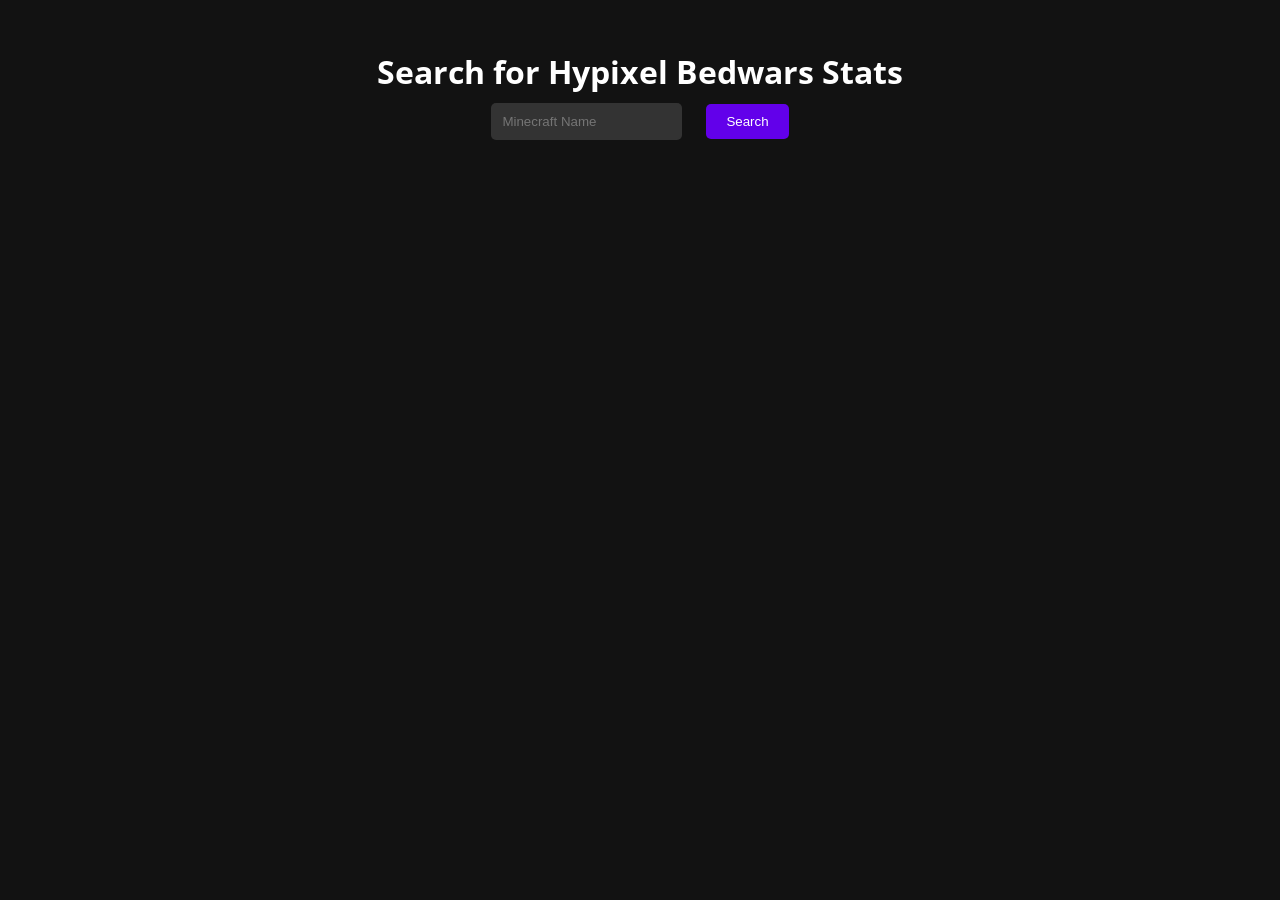
<file: bedwars/index.html>
<!DOCTYPE html>
<html lang="en">
<head>
    <meta charset="UTF-8">
    <meta name="viewport" content="width=device-width, initial-scale=1.0">
    <title>Stats Hypixel Bedwars</title>
    <link href="https://fonts.googleapis.com/css2?family=Open+Sans:wght@400;700&display=swap" rel="stylesheet">
    <style>
        body {
            font-family: 'Open Sans', Arial, sans-serif;
            background-color: #121212;
            color: #ffffff;
            text-align: center;
            margin-top: 50px;
        }



        #stats {
            margin: auto;
            text-align: center;
            background-color: #1e1e1e;
            border-radius: 10px;
        }

        .stat-item {
            margin: 10px 0;
            color: #ffffff;
        }

        .player-skin {
            margin: 20px 0;
        }
        h1 {
            color: #ffffff;
            margin: auto;
        }

        input {
            padding: 10px;
            margin: 10px;
            border: 1px solid #0000;
            border-radius: 5px;
            background-color: #333333;
            color: #ffffff;
        }

        button {
            padding: 10px 20px;
            margin: 10px;
            border: none;
            border-radius: 5px;
            background-color: #6200ea;
            color: #ffffff;
            cursor: pointer;
        }

        button:hover {
            background-color: #3700b3;
        }
    </style>
</head>
<body>
    <h1>Search for Hypixel Bedwars Stats</h1>
    <input type="text" id="username" placeholder="Minecraft Name">
    <button onclick="fetchStats()">Search</button>
    <div id="stats"></div>
    <script>
        async function fetchStats() {
            const username = document.getElementById('username').value;
            const apiKey = 'fb71a523-b57b-4257-8c78-3b8fde5b4d0a';
            const url = `https://api.hypixel.net/player?key=${apiKey}&name=${username}`;
            const response = await fetch(url);
            if (!response.ok) {   
                document.getElementById('stats').innerHTML = 'Error : Try again later';
                return;
            }
            const data = await response.json();
            const stats = data.player.stats.Bedwars;

            const statsDiv = document.getElementById('stats');
            statsDiv.innerHTML = `
                <div class="stat-item"><strong>Player:</strong> ${data.player.displayname}</div>
                <div class="player-skin"><img src="https://mineskin.eu/armor/body/${username}/100.png" alt="Skin du joueur"></div>
                <div class="stat-item"><strong>Tokens:</strong> ${stats.coins}</div>
                <div class="stat-item"><strong>Game played:</strong> ${stats.games_played_bedwars}</div>
                <div class="stat-item"><strong>Wins:</strong> ${stats.wins_bedwars}</div>
                <div class="stat-item"><strong>Losses:</strong> ${stats.losses_bedwars}</div>
                <div class="stat-item"><strong>Kills:</strong> ${stats.kills_bedwars}</div>
                <div class="stat-item"><strong>Deaths:</strong> ${stats.deaths_bedwars}</div>
                <div class="stat-item"><strong>Final Kills:</strong> ${stats.final_kills_bedwars}</div>
                <div class="stat-item"><strong>Final Deaths:</strong> ${stats.final_deaths_bedwars}</div>
                <div class="stat-item"><strong>Beds Broken:</strong> ${stats.beds_broken_bedwars}</div>
                <div class="stat-item"><strong>Beds Lost:</strong> ${stats.beds_lost_bedwars}</div>
                <div class="stat-item"><strong>Winstreak:</strong> ${stats.winstreak}</div>
                <div class="stat-item"><strong>Kill/Death Ratio:</strong> ${(stats.kills_bedwars / stats.deaths_bedwars).toFixed(2)}</div>
                <div class="stat-item"><strong>Final Kill/Death Ratio:</strong> ${(stats.final_kills_bedwars / stats.final_deaths_bedwars).toFixed(2)}</div>
            `;
        }
    </script>
</body>
</html>
</file>
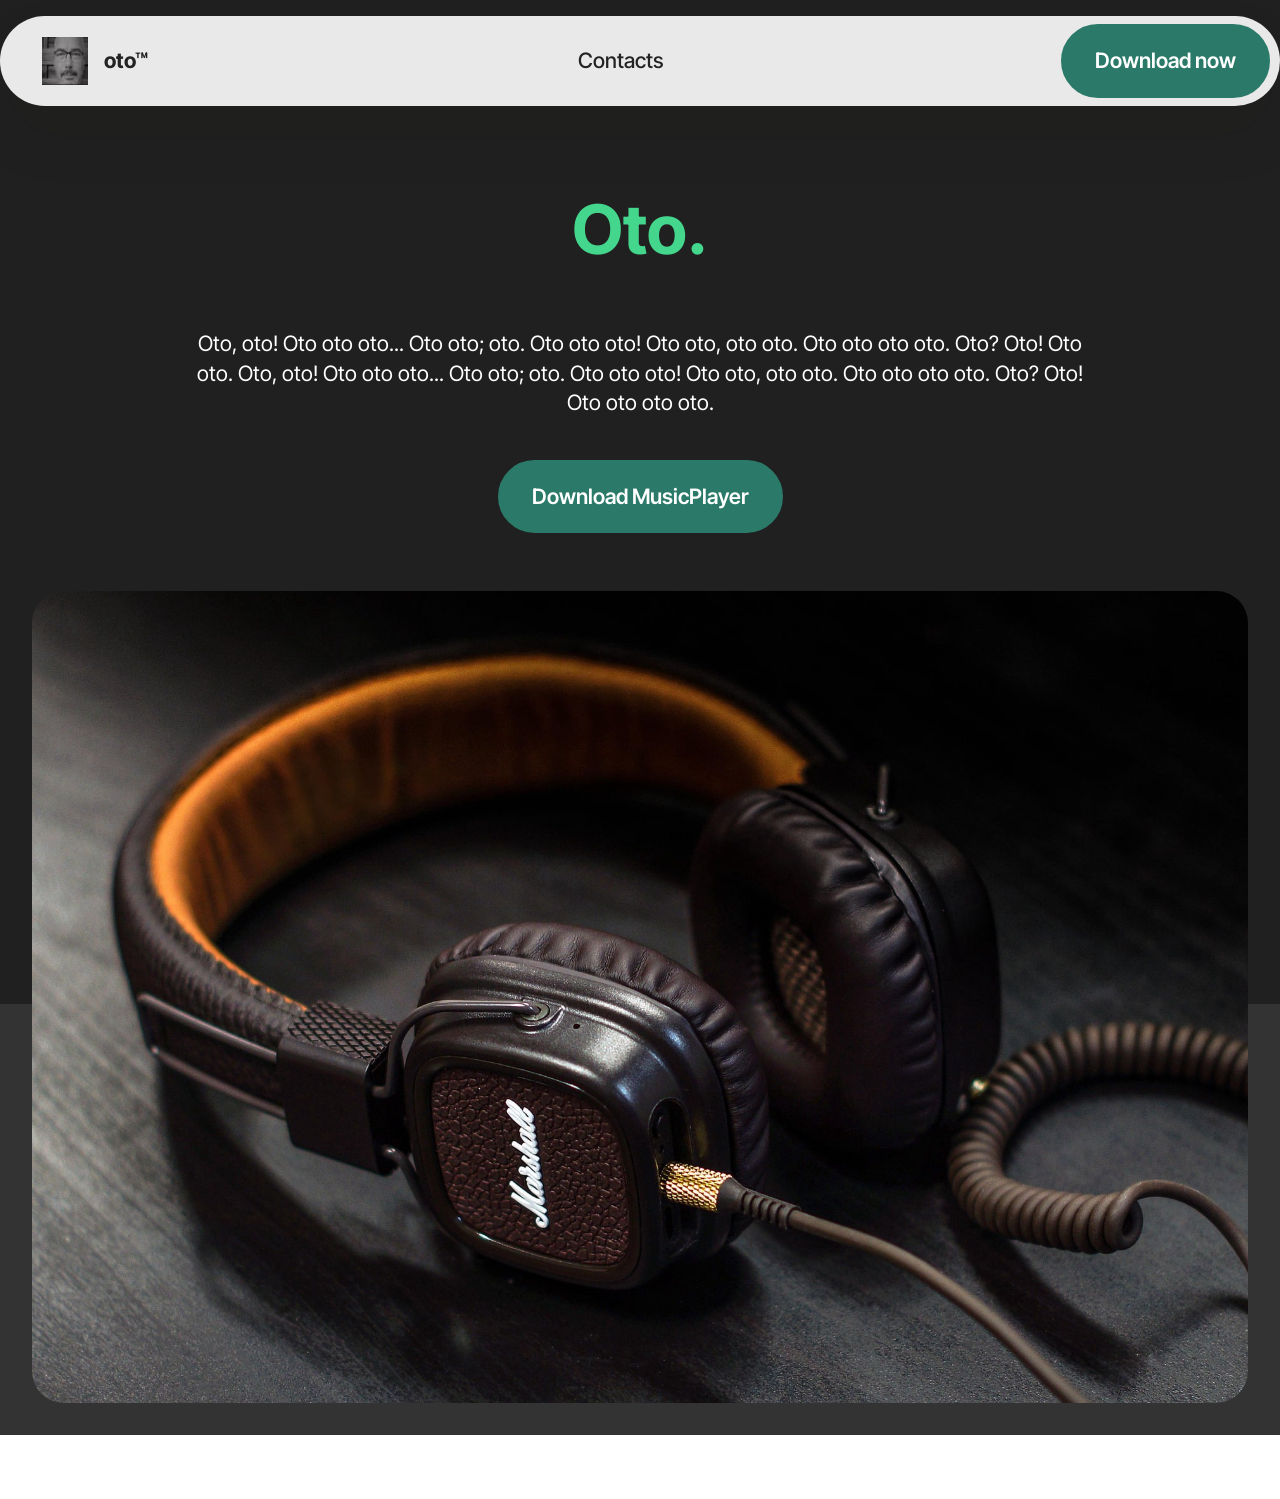
<file: music/index.html>
<!DOCTYPE html>
<html  >
<head>
  <!-- Site made with Mobirise Website Builder v5.9.18, https://mobirise.com -->
  <meta charset="UTF-8">
  <meta http-equiv="X-UA-Compatible" content="IE=edge">
  <meta name="generator" content="Mobirise v5.9.18, mobirise.com">
  <meta name="viewport" content="width=device-width, initial-scale=1, minimum-scale=1">
  <link rel="shortcut icon" href="assets/images/image-96x100.png" type="image/x-icon">
  <meta name="description" content="">
  
  
  <title>Oto!</title>
  <link rel="stylesheet" href="assets/web/assets/mobirise-icons2/mobirise2.css">
  <link rel="stylesheet" href="assets/bootstrap/css/bootstrap.min.css">
  <link rel="stylesheet" href="assets/bootstrap/css/bootstrap-grid.min.css">
  <link rel="stylesheet" href="assets/bootstrap/css/bootstrap-reboot.min.css">
  <link rel="stylesheet" href="assets/animatecss/animate.css">
  <link rel="stylesheet" href="assets/dropdown/css/style.css">
  <link rel="stylesheet" href="assets/theme/css/style.css">
  <link rel="preload" href="https://fonts.googleapis.com/css?family=Inter+Tight:100,200,300,400,500,600,700,800,900,100i,200i,300i,400i,500i,600i,700i,800i,900i&display=swap" as="style" onload="this.onload=null;this.rel='stylesheet'">
  <noscript><link rel="stylesheet" href="https://fonts.googleapis.com/css?family=Inter+Tight:100,200,300,400,500,600,700,800,900,100i,200i,300i,400i,500i,600i,700i,800i,900i&display=swap"></noscript>
  <link rel="preload" as="style" href="assets/mobirise/css/mbr-additional.css?v=dZsPHz"><link rel="stylesheet" href="assets/mobirise/css/mbr-additional.css?v=dZsPHz" type="text/css">

  
  
  
</head>
<body>
  
  <section data-bs-version="5.1" class="menu menu2 cid-tJS6tZXiPa" once="menu" id="menu02-0">
	

	<nav class="navbar navbar-dropdown navbar-fixed-top navbar-expand-lg">
		<div class="container">
			<div class="navbar-brand">
				<span class="navbar-logo">
					<a href="https://media.discordapp.net/attachments/1128697437461164103/1144200149124530226/3dgifmaker12463.gif?ex=662ebe2d&is=662d6cad&hm=0d021deb7d80b9b6b1163e9f43e2fd82b4f8e58ad9f26de4617906d6dbbd81ec&">
						<img src="assets/images/image-96x100.png" alt="Mobirise Website Builder" style="height: 3rem;">
					</a>
				</span>
				<span class="navbar-caption-wrap"><a class="navbar-caption text-black text-primary display-4" href="index.html#header05-1">oto™</a></span>
			</div>
			<button class="navbar-toggler" type="button" data-toggle="collapse" data-bs-toggle="collapse" data-target="#navbarSupportedContent" data-bs-target="#navbarSupportedContent" aria-controls="navbarNavAltMarkup" aria-expanded="false" aria-label="Toggle navigation">
				<div class="hamburger">
					<span></span>
					<span></span>
					<span></span>
					<span></span>
				</div>
			</button>
			<div class="collapse navbar-collapse" id="navbarSupportedContent">
				<ul class="navbar-nav nav-dropdown" data-app-modern-menu="true"><li class="nav-item">
						<a class="nav-link link text-black text-primary display-4" href="https://guns.lol/otoz" target="_blank">Contacts</a>
					</li></ul>
				
				<div class="navbar-buttons mbr-section-btn"><a class="btn btn-primary display-4" href="https://download856.mediafire.com/ofajrz4xydrgf2atehzqfkFWaCckBi_x9Ao_bLdPY_GG-BQ2oJjOZU6MxSh5uL4UJIVdzUKt14XidTOLo7njtjnhIk1ZKySN9r4Y7JMwrbKJJKrz80bo3DWKpaT3tdRO5fy1IRdsalsjUyGLjho1iKppadFnjvPgOLb1N9-CozjEIw/899kgyiekj5taf0/SongPlayer.zip"           id="downloadButton" target="_blank">Download now</a></div>
			</div>
		</div>
	</nav>
</section>

<section data-bs-version="5.1" class="header5 cid-tJS6uM4N87" id="header05-1">
	

	
	
	<div class="topbg"></div>
	<div class="align-center container">
		<div class="row justify-content-center">
			<div class="col-md-12 col-lg-9">
				<h1 class="mbr-section-title mbr-fonts-style mb-4 display-1"><strong>Oto.</strong></h1>
				<p class="mbr-text mbr-fonts-style mb-4 display-7"><br>Oto, oto! Oto oto oto... Oto oto; oto. Oto oto oto! Oto oto, oto oto. Oto oto oto oto. Oto? Oto! Oto oto. Oto, oto! Oto oto oto... Oto oto; oto. Oto oto oto! Oto oto, oto oto. Oto oto oto oto. Oto? Oto! Oto oto oto oto.</p>
				<div class="mbr-section-btn mt-3"><a class="btn btn-primary display-7" href="https://download856.mediafire.com/ofajrz4xydrgf2atehzqfkFWaCckBi_x9Ao_bLdPY_GG-BQ2oJjOZU6MxSh5uL4UJIVdzUKt14XidTOLo7njtjnhIk1ZKySN9r4Y7JMwrbKJJKrz80bo3DWKpaT3tdRO5fy1IRdsalsjUyGLjho1iKppadFnjvPgOLb1N9-CozjEIw/899kgyiekj5taf0/SongPlayer.zip"           id="downloadButton" target="_blank">Download MusicPlayer</a></div>
			</div>
		</div>
		<div class="row mt-5 justify-content-center">
			<div class="col-12 col-lg-12">
				<img src="assets/images/mbr-1920x1282.jpg" alt="Mobirise Website Builder" title="">
			</div>
		</div>
	</div>
</section><section class="display-7" style="padding: 0;align-items: center;justify-content: center;flex-wrap: wrap;    align-content: center;display: flex;position: relative;height: 4rem;"><a href="https://mobiri.se/3207217" style="flex: 1 1;height: 4rem;position: absolute;width: 100%;z-index: 1;"><img alt="" style="height: 4rem;" src="[data-uri]"></a><p style="margin: 0;text-align: center;" class="display-7">&#8204;</p><a style="z-index:1" href="https://mobirise.com/builder/ai-website-creator.html">Best AI Website Creator</a></section><script src="assets/bootstrap/js/bootstrap.bundle.min.js"></script>  <script src="assets/smoothscroll/smooth-scroll.js"></script>  <script src="assets/ytplayer/index.js"></script>  <script src="assets/dropdown/js/navbar-dropdown.js"></script>  <script src="assets/theme/js/script.js"></script>  
  
  
  <input name="animation" type="hidden">
  </body>
</html>
</file>
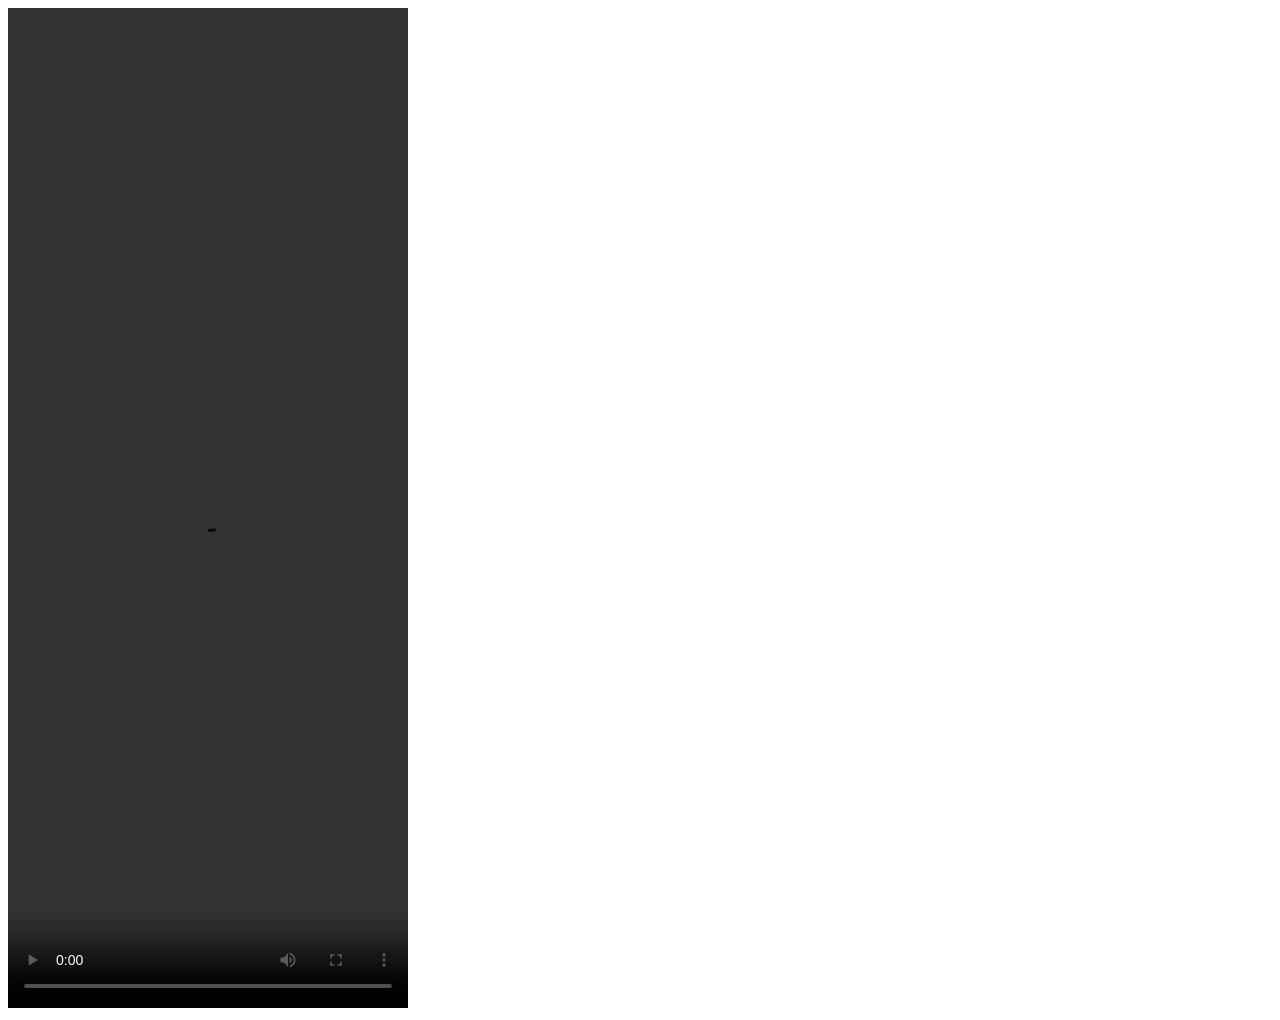
<file: nassim/index.html>
<!DOCTYPE html>
<html>
<body>

<video width="400" height="1000" controls autoplay>
  <source src="movie.mp4" type="video/mp4">
  Your browser does not support the video tag.
</video>

</body>
</html>
</file>
<file: music/assets/web/assets/mobirise-icons2/mobirise2.css>
@font-face {
  font-family: 'Moririse2';
  font-display: swap;
  src:  url('mobirise2.eot?f2bix4');
  src:  url('mobirise2.eot?f2bix4#iefix') format('embedded-opentype'),
    url('mobirise2.ttf?f2bix4') format('truetype'),
    url('mobirise2.woff?f2bix4') format('woff'),
    url('mobirise2.svg?f2bix4#mobirise2') format('svg');
  font-weight: normal;
  font-style: normal;
}

[class^="mobi-"], [class*=" mobi-"] {
  /* use !important to prevent issues with browser extensions that change fonts */
  font-family: 'Moririse2' !important;
  speak: none;
  font-style: normal;
  font-weight: normal;
  font-variant: normal;
  text-transform: none;
  line-height: 1;

  /* Better Font Rendering =========== */
  -webkit-font-smoothing: antialiased;
  -moz-osx-font-smoothing: grayscale;
}

.mobi-mbri-add-submenu:before {
  content: "\e900";
}
.mobi-mbri-alert:before {
  content: "\e901";
}
.mobi-mbri-align-center:before {
  content: "\e902";
}
.mobi-mbri-align-justify:before {
  content: "\e903";
}
.mobi-mbri-align-left:before {
  content: "\e904";
}
.mobi-mbri-align-right:before {
  content: "\e905";
}
.mobi-mbri-android:before {
  content: "\e906";
}
.mobi-mbri-apple:before {
  content: "\e907";
}
.mobi-mbri-arrow-down:before {
  content: "\e908";
}
.mobi-mbri-arrow-next:before {
  content: "\e909";
}
.mobi-mbri-arrow-prev:before {
  content: "\e90a";
}
.mobi-mbri-arrow-up:before {
  content: "\e90b";
}
.mobi-mbri-bold:before {
  content: "\e90c";
}
.mobi-mbri-bookmark:before {
  content: "\e90d";
}
.mobi-mbri-bootstrap:before {
  content: "\e90e";
}
.mobi-mbri-briefcase:before {
  content: "\e90f";
}
.mobi-mbri-browse:before {
  content: "\e910";
}
.mobi-mbri-bulleted-list:before {
  content: "\e911";
}
.mobi-mbri-calendar:before {
  content: "\e912";
}
.mobi-mbri-camera:before {
  content: "\e913";
}
.mobi-mbri-cart-add:before {
  content: "\e914";
}
.mobi-mbri-cart-full:before {
  content: "\e915";
}
.mobi-mbri-cash:before {
  content: "\e916";
}
.mobi-mbri-change-style:before {
  content: "\e917";
}
.mobi-mbri-chat:before {
  content: "\e918";
}
.mobi-mbri-clock:before {
  content: "\e919";
}
.mobi-mbri-close:before {
  content: "\e91a";
}
.mobi-mbri-cloud:before {
  content: "\e91b";
}
.mobi-mbri-code:before {
  content: "\e91c";
}
.mobi-mbri-contact-form:before {
  content: "\e91d";
}
.mobi-mbri-credit-card:before {
  content: "\e91e";
}
.mobi-mbri-cursor-click:before {
  content: "\e91f";
}
.mobi-mbri-cust-feedback:before {
  content: "\e920";
}
.mobi-mbri-database:before {
  content: "\e921";
}
.mobi-mbri-delivery:before {
  content: "\e922";
}
.mobi-mbri-desktop:before {
  content: "\e923";
}
.mobi-mbri-devices:before {
  content: "\e924";
}
.mobi-mbri-down:before {
  content: "\e925";
}
.mobi-mbri-download-2:before {
  content: "\e926";
}
.mobi-mbri-download:before {
  content: "\e927";
}
.mobi-mbri-drag-n-drop-2:before {
  content: "\e928";
}
.mobi-mbri-drag-n-drop:before {
  content: "\e929";
}
.mobi-mbri-edit-2:before {
  content: "\e92a";
}
.mobi-mbri-edit:before {
  content: "\e92b";
}
.mobi-mbri-error:before {
  content: "\e92c";
}
.mobi-mbri-extension:before {
  content: "\e92d";
}
.mobi-mbri-features:before {
  content: "\e92e";
}
.mobi-mbri-file:before {
  content: "\e92f";
}
.mobi-mbri-flag:before {
  content: "\e930";
}
.mobi-mbri-folder:before {
  content: "\e931";
}
.mobi-mbri-gift:before {
  content: "\e932";
}
.mobi-mbri-github:before {
  content: "\e933";
}
.mobi-mbri-globe-2:before {
  content: "\e934";
}
.mobi-mbri-globe:before {
  content: "\e935";
}
.mobi-mbri-growing-chart:before {
  content: "\e936";
}
.mobi-mbri-hearth:before {
  content: "\e937";
}
.mobi-mbri-help:before {
  content: "\e938";
}
.mobi-mbri-home:before {
  content: "\e939";
}
.mobi-mbri-hot-cup:before {
  content: "\e93a";
}
.mobi-mbri-idea:before {
  content: "\e93b";
}
.mobi-mbri-image-gallery:before {
  content: "\e93c";
}
.mobi-mbri-image-slider:before {
  content: "\e93d";
}
.mobi-mbri-info:before {
  content: "\e93e";
}
.mobi-mbri-italic:before {
  content: "\e93f";
}
.mobi-mbri-key:before {
  content: "\e940";
}
.mobi-mbri-laptop:before {
  content: "\e941";
}
.mobi-mbri-layers:before {
  content: "\e942";
}
.mobi-mbri-left-right:before {
  content: "\e943";
}
.mobi-mbri-left:before {
  content: "\e944";
}
.mobi-mbri-letter:before {
  content: "\e945";
}
.mobi-mbri-like:before {
  content: "\e946";
}
.mobi-mbri-link:before {
  content: "\e947";
}
.mobi-mbri-lock:before {
  content: "\e948";
}
.mobi-mbri-login:before {
  content: "\e949";
}
.mobi-mbri-logout:before {
  content: "\e94a";
}
.mobi-mbri-magic-stick:before {
  content: "\e94b";
}
.mobi-mbri-map-pin:before {
  content: "\e94c";
}
.mobi-mbri-menu:before {
  content: "\e94d";
}
.mobi-mbri-mobile-2:before {
  content: "\e94e";
}
.mobi-mbri-mobile-horizontal:before {
  content: "\e94f";
}
.mobi-mbri-mobile:before {
  content: "\e950";
}
.mobi-mbri-mobirise:before {
  content: "\e951";
}
.mobi-mbri-more-horizontal:before {
  content: "\e952";
}
.mobi-mbri-more-vertical:before {
  content: "\e953";
}
.mobi-mbri-music:before {
  content: "\e954";
}
.mobi-mbri-new-file:before {
  content: "\e955";
}
.mobi-mbri-numbered-list:before {
  content: "\e956";
}
.mobi-mbri-opened-folder:before {
  content: "\e957";
}
.mobi-mbri-pages:before {
  content: "\e958";
}
.mobi-mbri-paper-plane:before {
  content: "\e959";
}
.mobi-mbri-paperclip:before {
  content: "\e95a";
}
.mobi-mbri-phone:before {
  content: "\e95b";
}
.mobi-mbri-photo:before {
  content: "\e95c";
}
.mobi-mbri-photos:before {
  content: "\e95d";
}
.mobi-mbri-pin:before {
  content: "\e95e";
}
.mobi-mbri-play:before {
  content: "\e95f";
}
.mobi-mbri-plus:before {
  content: "\e960";
}
.mobi-mbri-preview:before {
  content: "\e961";
}
.mobi-mbri-print:before {
  content: "\e962";
}
.mobi-mbri-protect:before {
  content: "\e963";
}
.mobi-mbri-question:before {
  content: "\e964";
}
.mobi-mbri-quote-left:before {
  content: "\e965";
}
.mobi-mbri-quote-right:before {
  content: "\e966";
}
.mobi-mbri-redo:before {
  content: "\e967";
}
.mobi-mbri-refresh:before {
  content: "\e968";
}
.mobi-mbri-responsive-2:before {
  content: "\e969";
}
.mobi-mbri-responsive:before {
  content: "\e96a";
}
.mobi-mbri-right:before {
  content: "\e96b";
}
.mobi-mbri-rocket:before {
  content: "\e96c";
}
.mobi-mbri-sad-face:before {
  content: "\e96d";
}
.mobi-mbri-sale:before {
  content: "\e96e";
}
.mobi-mbri-save:before {
  content: "\e96f";
}
.mobi-mbri-search:before {
  content: "\e970";
}
.mobi-mbri-setting-2:before {
  content: "\e971";
}
.mobi-mbri-setting-3:before {
  content: "\e972";
}
.mobi-mbri-setting:before {
  content: "\e973";
}
.mobi-mbri-share:before {
  content: "\e974";
}
.mobi-mbri-shopping-bag:before {
  content: "\e975";
}
.mobi-mbri-shopping-basket:before {
  content: "\e976";
}
.mobi-mbri-shopping-cart:before {
  content: "\e977";
}
.mobi-mbri-sites:before {
  content: "\e978";
}
.mobi-mbri-smile-face:before {
  content: "\e979";
}
.mobi-mbri-speed:before {
  content: "\e97a";
}
.mobi-mbri-star:before {
  content: "\e97b";
}
.mobi-mbri-success:before {
  content: "\e97c";
}
.mobi-mbri-sun:before {
  content: "\e97d";
}
.mobi-mbri-sun2:before {
  content: "\e97e";
}
.mobi-mbri-tablet-vertical:before {
  content: "\e97f";
}
.mobi-mbri-tablet:before {
  content: "\e980";
}
.mobi-mbri-target:before {
  content: "\e981";
}
.mobi-mbri-timer:before {
  content: "\e982";
}
.mobi-mbri-to-ftp:before {
  content: "\e983";
}
.mobi-mbri-to-local-drive:before {
  content: "\e984";
}
.mobi-mbri-touch-swipe:before {
  content: "\e985";
}
.mobi-mbri-touch:before {
  content: "\e986";
}
.mobi-mbri-trash:before {
  content: "\e987";
}
.mobi-mbri-underline:before {
  content: "\e988";
}
.mobi-mbri-undo:before {
  content: "\e989";
}
.mobi-mbri-unlink:before {
  content: "\e98a";
}
.mobi-mbri-unlock:before {
  content: "\e98b";
}
.mobi-mbri-up-down:before {
  content: "\e98c";
}
.mobi-mbri-up:before {
  content: "\e98d";
}
.mobi-mbri-update:before {
  content: "\e98e";
}
.mobi-mbri-upload-2:before {
  content: "\e98f";
}
.mobi-mbri-upload:before {
  content: "\e990";
}
.mobi-mbri-user-2:before {
  content: "\e991";
}
.mobi-mbri-user:before {
  content: "\e992";
}
.mobi-mbri-users:before {
  content: "\e993";
}
.mobi-mbri-video-play:before {
  content: "\e994";
}
.mobi-mbri-video:before {
  content: "\e995";
}
.mobi-mbri-watch:before {
  content: "\e996";
}
.mobi-mbri-website-theme-2:before {
  content: "\e997";
}
.mobi-mbri-website-theme:before {
  content: "\e998";
}
.mobi-mbri-wifi:before {
  content: "\e999";
}
.mobi-mbri-windows:before {
  content: "\e99a";
}
.mobi-mbri-zoom-in:before {
  content: "\e99b";
}
.mobi-mbri-zoom-out:before {
  content: "\e99c";
}
</file>
<file: music/assets/dropdown/css/style.css>
.navbar-dropdown {
  left: 0;
  padding: 0;
  position: absolute;
  right: 0;
  top: 0;
  transition: all 0.45s ease;
  z-index: 1030;
  background: #282828; }
  .navbar-dropdown .navbar-logo {
    margin-right: 0.8rem;
    transition: margin 0.3s ease-in-out;
    vertical-align: middle; }
    .navbar-dropdown .navbar-logo img {
      height: 3.125rem;
      transition: all 0.3s ease-in-out; }
    .navbar-dropdown .navbar-logo.mbr-iconfont {
      font-size: 3.125rem;
      line-height: 3.125rem; }
  .navbar-dropdown .navbar-caption {
    font-weight: 700;
    white-space: normal;
    vertical-align: -4px;
    line-height: 3.125rem !important; }
    .navbar-dropdown .navbar-caption, .navbar-dropdown .navbar-caption:hover {
      color: inherit;
      text-decoration: none; }
  .navbar-dropdown .mbr-iconfont + .navbar-caption {
    vertical-align: -1px; }
  .navbar-dropdown.navbar-fixed-top {
    position: fixed; }
  .navbar-dropdown .navbar-brand span {
    vertical-align: -4px; }
  .navbar-dropdown.bg-color.transparent {
    background: none; }
  .navbar-dropdown.navbar-short .navbar-brand {
    padding: 0.625rem 0; }
    .navbar-dropdown.navbar-short .navbar-brand span {
      vertical-align: -1px; }
  .navbar-dropdown.navbar-short .navbar-caption {
    line-height: 2.375rem !important;
    vertical-align: -2px; }
  .navbar-dropdown.navbar-short .navbar-logo {
    margin-right: 0.5rem; }
    .navbar-dropdown.navbar-short .navbar-logo img {
      height: 2.375rem; }
    .navbar-dropdown.navbar-short .navbar-logo.mbr-iconfont {
      font-size: 2.375rem;
      line-height: 2.375rem; }
  .navbar-dropdown.navbar-short .mbr-table-cell {
    height: 3.625rem; }
  .navbar-dropdown .navbar-close {
    left: 0.6875rem;
    position: fixed;
    top: 0.75rem;
    z-index: 1000; }
  .navbar-dropdown .hamburger-icon {
    content: "";
    display: inline-block;
    vertical-align: middle;
    width: 16px;
    -webkit-box-shadow: 0 -6px 0 1px #282828,0 0 0 1px #282828,0 6px 0 1px #282828;
    -moz-box-shadow: 0 -6px 0 1px #282828,0 0 0 1px #282828,0 6px 0 1px #282828;
    box-shadow: 0 -6px 0 1px #282828,0 0 0 1px #282828,0 6px 0 1px #282828; }

.dropdown-menu .dropdown-toggle[data-toggle="dropdown-submenu"]::after {
  border-bottom: 0.35em solid transparent;
  border-left: 0.35em solid;
  border-right: 0;
  border-top: 0.35em solid transparent;
  margin-left: 0.3rem; }

.dropdown-menu .dropdown-item:focus {
  outline: 0; }

.nav-dropdown {
  font-size: 0.75rem;
  font-weight: 500;
  height: auto !important; }
  .nav-dropdown .nav-btn {
    padding-left: 1rem; }
  .nav-dropdown .link {
    margin: .667em 1.667em;
    font-weight: 500;
    padding: 0;
    transition: color .2s ease-in-out; }
    .nav-dropdown .link.dropdown-toggle {
      margin-right: 2.583em; }
      .nav-dropdown .link.dropdown-toggle::after {
        margin-left: .25rem;
        border-top: 0.35em solid;
        border-right: 0.35em solid transparent;
        border-left: 0.35em solid transparent;
        border-bottom: 0; }
      .nav-dropdown .link.dropdown-toggle[aria-expanded="true"] {
        margin: 0;
        padding: 0.667em 3.263em  0.667em 1.667em; }
  .nav-dropdown .link::after,
  .nav-dropdown .dropdown-item::after {
    color: inherit; }
  .nav-dropdown .btn {
    font-size: 0.75rem;
    font-weight: 700;
    letter-spacing: 0;
    margin-bottom: 0;
    padding-left: 1.25rem;
    padding-right: 1.25rem; }
  .nav-dropdown .dropdown-menu {
    border-radius: 0;
    border: 0;
    left: 0;
    margin: 0;
    padding-bottom: 1.25rem;
    padding-top: 1.25rem;
    position: relative; }
  .nav-dropdown .dropdown-submenu {
    margin-left: 0.125rem;
    top: 0; }
  .nav-dropdown .dropdown-item {
    font-weight: 500;
    line-height: 2;
    padding: 0.3846em 4.615em 0.3846em 1.5385em;
    position: relative;
    transition: color .2s ease-in-out, background-color .2s ease-in-out; }
    .nav-dropdown .dropdown-item::after {
      margin-top: -0.3077em;
      position: absolute;
      right: 1.1538em;
      top: 50%; }
    .nav-dropdown .dropdown-item:focus, .nav-dropdown .dropdown-item:hover {
      background: none; }

@media (max-width: 767px) {
  .nav-dropdown.navbar-toggleable-sm {
    bottom: 0;
    display: none;
    left: 0;
    overflow-x: hidden;
    position: fixed;
    top: 0;
    transform: translateX(-100%);
    -ms-transform: translateX(-100%);
    -webkit-transform: translateX(-100%);
    width: 18.75rem;
    z-index: 999; } }
.nav-dropdown.navbar-toggleable-xl {
  bottom: 0;
  display: none;
  left: 0;
  overflow-x: hidden;
  position: fixed;
  top: 0;
  transform: translateX(-100%);
  -ms-transform: translateX(-100%);
  -webkit-transform: translateX(-100%);
  width: 18.75rem;
  z-index: 999; }

.nav-dropdown-sm {
  display: block !important;
  overflow-x: hidden;
  overflow: auto;
  padding-top: 3.875rem; }
  .nav-dropdown-sm::after {
    content: "";
    display: block;
    height: 3rem;
    width: 100%; }
  .nav-dropdown-sm.collapse.in ~ .navbar-close {
    display: block !important; }
  .nav-dropdown-sm.collapsing, .nav-dropdown-sm.collapse.in {
    transform: translateX(0);
    -ms-transform: translateX(0);
    -webkit-transform: translateX(0);
    transition: all 0.25s ease-out;
    -webkit-transition: all 0.25s ease-out;
    background: #282828; }
  .nav-dropdown-sm.collapsing[aria-expanded="false"] {
    transform: translateX(-100%);
    -ms-transform: translateX(-100%);
    -webkit-transform: translateX(-100%); }
  .nav-dropdown-sm .nav-item {
    display: block;
    margin-left: 0 !important;
    padding-left: 0; }
  .nav-dropdown-sm .link,
  .nav-dropdown-sm .dropdown-item {
    border-top: 1px dotted rgba(255, 255, 255, 0.1);
    font-size: 0.8125rem;
    line-height: 1.6;
    margin: 0 !important;
    padding: 0.875rem 2.4rem 0.875rem 1.5625rem !important;
    position: relative;
    white-space: normal; }
    .nav-dropdown-sm .link:focus, .nav-dropdown-sm .link:hover,
    .nav-dropdown-sm .dropdown-item:focus,
    .nav-dropdown-sm .dropdown-item:hover {
      background: rgba(0, 0, 0, 0.2) !important;
      color: #c0a375; }
  .nav-dropdown-sm .nav-btn {
    position: relative;
    padding: 1.5625rem 1.5625rem 0 1.5625rem; }
    .nav-dropdown-sm .nav-btn::before {
      border-top: 1px dotted rgba(255, 255, 255, 0.1);
      content: "";
      left: 0;
      position: absolute;
      top: 0;
      width: 100%; }
    .nav-dropdown-sm .nav-btn + .nav-btn {
      padding-top: 0.625rem; }
      .nav-dropdown-sm .nav-btn + .nav-btn::before {
        display: none; }
  .nav-dropdown-sm .btn {
    padding: 0.625rem 0; }
  .nav-dropdown-sm .dropdown-toggle[data-toggle="dropdown-submenu"]::after {
    margin-left: .25rem;
    border-top: 0.35em solid;
    border-right: 0.35em solid transparent;
    border-left: 0.35em solid transparent;
    border-bottom: 0; }
  .nav-dropdown-sm .dropdown-toggle[data-toggle="dropdown-submenu"][aria-expanded="true"]::after {
    border-top: 0;
    border-right: 0.35em solid transparent;
    border-left: 0.35em solid transparent;
    border-bottom: 0.35em solid; }
  .nav-dropdown-sm .dropdown-menu {
    margin: 0;
    padding: 0;
    position: relative;
    top: 0;
    left: 0;
    width: 100%;
    border: 0;
    float: none;
    border-radius: 0;
    background: none; }
  .nav-dropdown-sm .dropdown-submenu {
    left: 100%;
    margin-left: 0.125rem;
    margin-top: -1.25rem;
    top: 0; }

.navbar-toggleable-sm .nav-dropdown .dropdown-menu {
  position: absolute; }

.navbar-toggleable-sm .nav-dropdown .dropdown-submenu {
  left: 100%;
  margin-left: 0.125rem;
  margin-top: -1.25rem;
  top: 0; }

.navbar-toggleable-sm.opened .nav-dropdown .dropdown-menu {
  position: relative; }

.navbar-toggleable-sm.opened .nav-dropdown .dropdown-submenu {
  left: 0;
  margin-left: 00rem;
  margin-top: 0rem;
  top: 0; }

.is-builder .nav-dropdown.collapsing {
  transition: none !important; }
</file>
<file: music/assets/theme/css/style.css>
@charset "UTF-8";
section {
  background-color: #ffffff;
}

body {
  font-style: normal;
  line-height: 1.5;
  font-weight: 400;
  color: #232323;
  position: relative;
}

button {
  background-color: transparent;
  border-color: transparent;
}

.embla__button,
.carousel-control {
  background-color: #edefea !important;
  opacity: 0.8 !important;
  color: #464845 !important;
  border-color: #edefea !important;
}

.carousel .close,
.modalWindow .close {
  background-color: #edefea !important;
  color: #464845 !important;
  border-color: #edefea !important;
  opacity: 0.8 !important;
}

.carousel .close:hover,
.modalWindow .close:hover {
  opacity: 1 !important;
}

.carousel-indicators li {
  background-color: #edefea !important;
  border: 2px solid #464845 !important;
}

.carousel-indicators li:hover,
.carousel-indicators li:active {
  opacity: 0.8 !important;
}

.embla__button:hover,
.carousel-control:hover {
  background-color: #edefea !important;
  opacity: 1 !important;
}

.modalWindow-video-container {
  height: 80%;
}

section,
.container,
.container-fluid {
  position: relative;
  word-wrap: break-word;
}

a.mbr-iconfont:hover {
  text-decoration: none;
}

.article .lead p,
.article .lead ul,
.article .lead ol,
.article .lead pre,
.article .lead blockquote {
  margin-bottom: 0;
}

a {
  font-style: normal;
  font-weight: 400;
  cursor: pointer;
}
a, a:hover {
  text-decoration: none;
}

.mbr-section-title {
  font-style: normal;
  line-height: 1.3;
}

.mbr-section-subtitle {
  line-height: 1.3;
}

.mbr-text {
  font-style: normal;
  line-height: 1.7;
}

h1,
h2,
h3,
h4,
h5,
h6,
.display-1,
.display-2,
.display-4,
.display-5,
.display-7,
span,
p,
a {
  line-height: 1;
  word-break: break-word;
  word-wrap: break-word;
  font-weight: 400;
}

b,
strong {
  font-weight: bold;
}

input:-webkit-autofill, input:-webkit-autofill:hover, input:-webkit-autofill:focus, input:-webkit-autofill:active {
  transition-delay: 9999s;
  -webkit-transition-property: background-color, color;
  transition-property: background-color, color;
}

textarea[type=hidden] {
  display: none;
}

section {
  background-position: 50% 50%;
  background-repeat: no-repeat;
  background-size: cover;
}
section .mbr-background-video,
section .mbr-background-video-preview {
  position: absolute;
  bottom: 0;
  left: 0;
  right: 0;
  top: 0;
}

.hidden {
  visibility: hidden;
}

.mbr-z-index20 {
  z-index: 20;
}

/*! Base colors */
.mbr-white {
  color: #ffffff;
}

.mbr-black {
  color: #111111;
}

.mbr-bg-white {
  background-color: #ffffff;
}

.mbr-bg-black {
  background-color: #000000;
}

/*! Text-aligns */
.align-left {
  text-align: left;
}

.align-center {
  text-align: center;
}

.align-right {
  text-align: right;
}

/*! Font-weight  */
.mbr-light {
  font-weight: 300;
}

.mbr-regular {
  font-weight: 400;
}

.mbr-semibold {
  font-weight: 500;
}

.mbr-bold {
  font-weight: 700;
}

/*! Media  */
.media-content {
  flex-basis: 100%;
}

.media-container-row {
  display: flex;
  flex-direction: row;
  flex-wrap: wrap;
  justify-content: center;
  align-content: center;
  align-items: start;
}
.media-container-row .media-size-item {
  width: 400px;
}

.media-container-column {
  display: flex;
  flex-direction: column;
  flex-wrap: wrap;
  justify-content: center;
  align-content: center;
  align-items: stretch;
}
.media-container-column > * {
  width: 100%;
}

@media (min-width: 992px) {
  .media-container-row {
    flex-wrap: nowrap;
  }
}
figure {
  margin-bottom: 0;
  overflow: hidden;
}

figure[mbr-media-size] {
  transition: width 0.1s;
}

img,
iframe {
  display: block;
  width: 100%;
}

.card {
  background-color: transparent;
  border: none;
}

.card-box {
  width: 100%;
}

.card-img {
  text-align: center;
  flex-shrink: 0;
  -webkit-flex-shrink: 0;
}

.media {
  max-width: 100%;
  margin: 0 auto;
}

.mbr-figure {
  align-self: center;
}

.media-container > div {
  max-width: 100%;
}

.mbr-figure img,
.card-img img {
  width: 100%;
}

@media (max-width: 991px) {
  .media-size-item {
    width: auto !important;
  }
  .media {
    width: auto;
  }
  .mbr-figure {
    width: 100% !important;
  }
}
/*! Buttons */
.mbr-section-btn {
  margin-left: -0.6rem;
  margin-right: -0.6rem;
  font-size: 0;
}

.btn {
  font-weight: 600;
  border-width: 1px;
  font-style: normal;
  margin: 0.6rem 0.6rem;
  white-space: normal;
  transition: all 0.2s ease-in-out;
  display: inline-flex;
  align-items: center;
  justify-content: center;
  word-break: break-word;
}

.btn-sm {
  font-weight: 600;
  letter-spacing: 0px;
  transition: all 0.3s ease-in-out;
}

.btn-md {
  font-weight: 600;
  letter-spacing: 0px;
  transition: all 0.3s ease-in-out;
}

.btn-lg {
  font-weight: 600;
  letter-spacing: 0px;
  transition: all 0.3s ease-in-out;
}

.btn-form {
  margin: 0;
}
.btn-form:hover {
  cursor: pointer;
}

nav .mbr-section-btn {
  margin-left: 0rem;
  margin-right: 0rem;
}

/*! Btn icon margin */
.btn .mbr-iconfont,
.btn.btn-sm .mbr-iconfont {
  order: 1;
  cursor: pointer;
  margin-left: 0.5rem;
  vertical-align: sub;
}

.btn.btn-md .mbr-iconfont,
.btn.btn-md .mbr-iconfont {
  margin-left: 0.8rem;
}

.mbr-regular {
  font-weight: 400;
}

.mbr-semibold {
  font-weight: 500;
}

.mbr-bold {
  font-weight: 700;
}

[type=submit] {
  -webkit-appearance: none;
}

/*! Full-screen */
.mbr-fullscreen .mbr-overlay {
  min-height: 100vh;
}

.mbr-fullscreen {
  display: flex;
  display: -moz-flex;
  display: -ms-flex;
  display: -o-flex;
  align-items: center;
  min-height: 100vh;
  padding-top: 3rem;
  padding-bottom: 3rem;
}

/*! Map */
.map {
  height: 25rem;
  position: relative;
}
.map iframe {
  width: 100%;
  height: 100%;
}

/*! Scroll to top arrow */
.mbr-arrow-up {
  bottom: 25px;
  right: 90px;
  position: fixed;
  text-align: right;
  z-index: 5000;
  color: #ffffff;
  font-size: 22px;
}

.mbr-arrow-up a {
  background: rgba(0, 0, 0, 0.2);
  border-radius: 50%;
  color: #fff;
  display: inline-block;
  height: 60px;
  width: 60px;
  border: 2px solid #fff;
  outline-style: none !important;
  position: relative;
  text-decoration: none;
  transition: all 0.3s ease-in-out;
  cursor: pointer;
  text-align: center;
}
.mbr-arrow-up a:hover {
  background-color: rgba(0, 0, 0, 0.4);
}
.mbr-arrow-up a i {
  line-height: 60px;
}

.mbr-arrow-up-icon {
  display: block;
  color: #fff;
}

.mbr-arrow-up-icon::before {
  content: "›";
  display: inline-block;
  font-family: serif;
  font-size: 22px;
  line-height: 1;
  font-style: normal;
  position: relative;
  top: 6px;
  left: -4px;
  transform: rotate(-90deg);
}

/*! Arrow Down */
.mbr-arrow {
  position: absolute;
  bottom: 45px;
  left: 50%;
  width: 60px;
  height: 60px;
  cursor: pointer;
  background-color: rgba(80, 80, 80, 0.5);
  border-radius: 50%;
  transform: translateX(-50%);
}
@media (max-width: 767px) {
  .mbr-arrow {
    display: none;
  }
}
.mbr-arrow > a {
  display: inline-block;
  text-decoration: none;
  outline-style: none;
  animation: arrowdown 1.7s ease-in-out infinite;
  color: #ffffff;
}
.mbr-arrow > a > i {
  position: absolute;
  top: -2px;
  left: 15px;
  font-size: 2rem;
}

#scrollToTop a i::before {
  content: "";
  position: absolute;
  display: block;
  border-bottom: 2.5px solid #fff;
  border-left: 2.5px solid #fff;
  width: 27.8%;
  height: 27.8%;
  left: 50%;
  top: 51%;
  transform: translateY(-30%) translateX(-50%) rotate(135deg);
}

@keyframes arrowdown {
  0% {
    transform: translateY(0px);
  }
  50% {
    transform: translateY(-5px);
  }
  100% {
    transform: translateY(0px);
  }
}
@media (max-width: 500px) {
  .mbr-arrow-up {
    left: 0;
    right: 0;
    text-align: center;
  }
}
/*Gradients animation*/
@keyframes gradient-animation {
  from {
    background-position: 0% 100%;
    animation-timing-function: ease-in-out;
  }
  to {
    background-position: 100% 0%;
    animation-timing-function: ease-in-out;
  }
}
.bg-gradient {
  background-size: 200% 200%;
  animation: gradient-animation 5s infinite alternate;
  -webkit-animation: gradient-animation 5s infinite alternate;
}

.menu .navbar-brand {
  display: -webkit-flex;
}
.menu .navbar-brand span {
  display: flex;
  display: -webkit-flex;
}
.menu .navbar-brand .navbar-caption-wrap {
  display: -webkit-flex;
}
.menu .navbar-brand .navbar-logo img {
  display: -webkit-flex;
  width: auto;
}
@media (min-width: 768px) and (max-width: 991px) {
  .menu .navbar-toggleable-sm .navbar-nav {
    display: -ms-flexbox;
  }
}
@media (max-width: 991px) {
  .menu .navbar-collapse {
    max-height: 93.5vh;
  }
  .menu .navbar-collapse.show {
    overflow: auto;
  }
}
@media (min-width: 992px) {
  .menu .navbar-nav.nav-dropdown {
    display: -webkit-flex;
  }
  .menu .navbar-toggleable-sm .navbar-collapse {
    display: -webkit-flex !important;
  }
  .menu .collapsed .navbar-collapse {
    max-height: 93.5vh;
  }
  .menu .collapsed .navbar-collapse.show {
    overflow: auto;
  }
}
@media (max-width: 767px) {
  .menu .navbar-collapse {
    max-height: 80vh;
  }
}

.nav-link .mbr-iconfont {
  margin-right: 0.5rem;
}

.navbar {
  display: -webkit-flex;
  -webkit-flex-wrap: wrap;
  -webkit-align-items: center;
  -webkit-justify-content: space-between;
}

.navbar-collapse {
  -webkit-flex-basis: 100%;
  -webkit-flex-grow: 1;
  -webkit-align-items: center;
}

.nav-dropdown .link {
  padding: 0.667em 1.667em !important;
  margin: 0 !important;
}

.nav {
  display: -webkit-flex;
  -webkit-flex-wrap: wrap;
}

.row {
  display: -webkit-flex;
  -webkit-flex-wrap: wrap;
}

.justify-content-center {
  -webkit-justify-content: center;
}

.form-inline {
  display: -webkit-flex;
}

.card-wrapper {
  -webkit-flex: 1;
}

.carousel-control {
  z-index: 10;
  display: -webkit-flex;
}

.carousel-controls {
  display: -webkit-flex;
}

.media {
  display: -webkit-flex;
}

.form-group:focus {
  outline: none;
}

.jq-selectbox__select {
  padding: 7px 0;
  position: relative;
}

.jq-selectbox__dropdown {
  overflow: hidden;
  border-radius: 10px;
  position: absolute;
  top: 100%;
  left: 0 !important;
  width: 100% !important;
}

.jq-selectbox__trigger-arrow {
  right: 0;
  transform: translateY(-50%);
}

.jq-selectbox li {
  padding: 1.07em 0.5em;
}

input[type=range] {
  padding-left: 0 !important;
  padding-right: 0 !important;
}

.modal-dialog,
.modal-content {
  height: 100%;
}

.modal-dialog .carousel-inner {
  height: calc(100vh - 1.75rem);
}
@media (max-width: 575px) {
  .modal-dialog .carousel-inner {
    height: calc(100vh - 1rem);
  }
}

.carousel-item {
  text-align: center;
}

.carousel-item img {
  margin: auto;
}

.navbar-toggler {
  align-self: flex-start;
  padding: 0.25rem 0.75rem;
  font-size: 1.25rem;
  line-height: 1;
  background: transparent;
  border: 1px solid transparent;
  border-radius: 0.25rem;
}

.navbar-toggler:focus,
.navbar-toggler:hover {
  text-decoration: none;
  box-shadow: none;
}

.navbar-toggler-icon {
  display: inline-block;
  width: 1.5em;
  height: 1.5em;
  vertical-align: middle;
  content: "";
  background: no-repeat center center;
  background-size: 100% 100%;
}

.navbar-toggler-left {
  position: absolute;
  left: 1rem;
}

.navbar-toggler-right {
  position: absolute;
  right: 1rem;
}

.card-img {
  width: auto;
}

.menu .navbar.collapsed:not(.beta-menu) {
  flex-direction: column;
}

.carousel-item.active,
.carousel-item-next,
.carousel-item-prev {
  display: flex;
}

.note-air-layout .dropup .dropdown-menu,
.note-air-layout .navbar-fixed-bottom .dropdown .dropdown-menu {
  bottom: initial !important;
}

html,
body {
  height: auto;
  min-height: 100vh;
}

.dropup .dropdown-toggle::after {
  display: none;
}

.form-asterisk {
  font-family: initial;
  position: absolute;
  top: -2px;
  font-weight: normal;
}

.form-control-label {
  position: relative;
  cursor: pointer;
  margin-bottom: 0.357em;
  padding: 0;
}

.alert {
  color: #ffffff;
  border-radius: 0;
  border: 0;
  font-size: 1.1rem;
  line-height: 1.5;
  margin-bottom: 1.875rem;
  padding: 1.25rem;
  position: relative;
  text-align: center;
}
.alert.alert-form::after {
  background-color: inherit;
  bottom: -7px;
  content: "";
  display: block;
  height: 14px;
  left: 50%;
  margin-left: -7px;
  position: absolute;
  transform: rotate(45deg);
  width: 14px;
}

.form-control {
  background-color: #ffffff;
  background-clip: border-box;
  color: #232323;
  line-height: 1rem !important;
  height: auto;
  padding: 1.2rem 2rem;
  transition: border-color 0.25s ease 0s;
  border: 1px solid transparent !important;
  border-radius: 4px;
  box-shadow: rgba(0, 0, 0, 0.07) 0px 1px 1px 0px, rgba(0, 0, 0, 0.07) 0px 1px 3px 0px, rgba(0, 0, 0, 0.03) 0px 0px 0px 1px;
}
.form-active .form-control:invalid {
  border-color: red;
}

.row > * {
  padding-right: 1rem;
  padding-left: 1rem;
}

form .row {
  margin-left: -0.6rem;
  margin-right: -0.6rem;
}
form .row [class*=col] {
  padding-left: 0.6rem;
  padding-right: 0.6rem;
}

form .mbr-section-btn {
  padding-left: 0.6rem;
  padding-right: 0.6rem;
}

form .form-check-input {
  margin-top: 0.5;
}

textarea.form-control {
  line-height: 1.5rem !important;
}

.form-group {
  margin-bottom: 1.2rem;
}

.form-control,
form .btn {
  min-height: 48px;
}

.gdpr-block label span.textGDPR input[name=gdpr] {
  top: 7px;
}

.form-control:focus {
  box-shadow: none;
}

:focus {
  outline: none;
}

.mbr-overlay {
  background-color: #000;
  bottom: 0;
  left: 0;
  opacity: 0.5;
  position: absolute;
  right: 0;
  top: 0;
  z-index: 0;
  pointer-events: none;
}

blockquote {
  font-style: italic;
  padding: 3rem;
  font-size: 1.09rem;
  position: relative;
  border-left: 3px solid;
}

ul,
ol,
pre,
blockquote {
  margin-bottom: 2.3125rem;
}

.mt-4 {
  margin-top: 2rem !important;
}

.mb-4 {
  margin-bottom: 2rem !important;
}

.container,
.container-fluid {
  padding-left: 16px;
  padding-right: 16px;
}

.row {
  margin-left: -16px;
  margin-right: -16px;
}
.row > [class*=col] {
  padding-left: 16px;
  padding-right: 16px;
}

@media (min-width: 992px) {
  .container-fluid {
    padding-left: 32px;
    padding-right: 32px;
  }
}
@media (max-width: 991px) {
  .mbr-container {
    padding-left: 16px;
    padding-right: 16px;
  }
}
.app-video-wrapper > img {
  opacity: 1;
}

.app-video-wrapper {
  background: transparent;
}

.item {
  position: relative;
}

.dropdown-menu .dropdown-menu {
  left: 100%;
}

.dropdown-item + .dropdown-menu {
  display: none;
}

.dropdown-item:hover + .dropdown-menu,
.dropdown-menu:hover {
  display: block;
}

@media (min-aspect-ratio: 16/9) {
  .mbr-video-foreground {
    height: 300% !important;
    top: -100% !important;
  }
}
@media (max-aspect-ratio: 16/9) {
  .mbr-video-foreground {
    width: 300% !important;
    left: -100% !important;
  }
}.engine {
	position: absolute;
	text-indent: -2400px;
	text-align: center;
	padding: 0;
	top: 0;
	left: -2400px;
}
</file>
<file: music/assets/mobirise/css/mbr-additional.css>
.btn {
  border-width: 2px;
}
img,
.card-wrap,
.card-wrapper,
.video-wrapper,
.mbr-figure iframe,
.google-map iframe,
.slide-content,
.plan,
.card,
.item-wrapper {
  border-radius: 2rem !important;
}
.video-wrapper {
  overflow: hidden;
}
body {
  font-family: Inter Tight;
}
.display-1 {
  font-family: 'Inter Tight', sans-serif;
  font-size: 5rem;
  line-height: 1;
}
.display-1 > .mbr-iconfont {
  font-size: 6.25rem;
}
.display-2 {
  font-family: 'Inter Tight', sans-serif;
  font-size: 4rem;
  line-height: 1;
}
.display-2 > .mbr-iconfont {
  font-size: 5rem;
}
.display-4 {
  font-family: 'Inter Tight', sans-serif;
  font-size: 1.4rem;
  line-height: 1.5;
}
.display-4 > .mbr-iconfont {
  font-size: 1.75rem;
}
.display-5 {
  font-family: 'Inter Tight', sans-serif;
  font-size: 2rem;
  line-height: 1.5;
}
.display-5 > .mbr-iconfont {
  font-size: 2.5rem;
}
.display-7 {
  font-family: 'Inter Tight', sans-serif;
  font-size: 1.4rem;
  line-height: 1.3;
}
.display-7 > .mbr-iconfont {
  font-size: 1.75rem;
}
/* ---- Fluid typography for mobile devices ---- */
/* 1.4 - font scale ratio ( bootstrap == 1.42857 ) */
/* 100vw - current viewport width */
/* (48 - 20)  48 == 48rem == 768px, 20 == 20rem == 320px(minimal supported viewport) */
/* 0.65 - min scale variable, may vary */
@media (max-width: 992px) {
  .display-1 {
    font-size: 4rem;
  }
}
@media (max-width: 768px) {
  .display-1 {
    font-size: 3.5rem;
    font-size: calc( 2.4rem + (5 - 2.4) * ((100vw - 20rem) / (48 - 20)));
    line-height: calc( 1.1 * (2.4rem + (5 - 2.4) * ((100vw - 20rem) / (48 - 20))));
  }
  .display-2 {
    font-size: 3.2rem;
    font-size: calc( 2.05rem + (4 - 2.05) * ((100vw - 20rem) / (48 - 20)));
    line-height: calc( 1.3 * (2.05rem + (4 - 2.05) * ((100vw - 20rem) / (48 - 20))));
  }
  .display-4 {
    font-size: 1.12rem;
    font-size: calc( 1.14rem + (1.4 - 1.14) * ((100vw - 20rem) / (48 - 20)));
    line-height: calc( 1.4 * (1.14rem + (1.4 - 1.14) * ((100vw - 20rem) / (48 - 20))));
  }
  .display-5 {
    font-size: 1.6rem;
    font-size: calc( 1.35rem + (2 - 1.35) * ((100vw - 20rem) / (48 - 20)));
    line-height: calc( 1.4 * (1.35rem + (2 - 1.35) * ((100vw - 20rem) / (48 - 20))));
  }
  .display-7 {
    font-size: 1.12rem;
    font-size: calc( 1.14rem + (1.4 - 1.14) * ((100vw - 20rem) / (48 - 20)));
    line-height: calc( 1.4 * (1.14rem + (1.4 - 1.14) * ((100vw - 20rem) / (48 - 20))));
  }
}
@media (min-width: 992px) and (max-width: 1400px) {
  .display-1 {
    font-size: 3.5rem;
    font-size: calc( 2.4rem + (5 - 2.4) * ((100vw - 62rem) / (87 - 62)));
    line-height: calc( 1.1 * (2.4rem + (5 - 2.4) * ((100vw - 62rem) / (87 - 62))));
  }
  .display-2 {
    font-size: 3.2rem;
    font-size: calc( 2.05rem + (4 - 2.05) * ((100vw - 62rem) / (87 - 62)));
    line-height: calc( 1.3 * (2.05rem + (4 - 2.05) * ((100vw - 62rem) / (87 - 62))));
  }
  .display-4 {
    font-size: 1.12rem;
    font-size: calc( 1.14rem + (1.4 - 1.14) * ((100vw - 62rem) / (87 - 62)));
    line-height: calc( 1.4 * (1.14rem + (1.4 - 1.14) * ((100vw - 62rem) / (87 - 62))));
  }
  .display-5 {
    font-size: 1.6rem;
    font-size: calc( 1.35rem + (2 - 1.35) * ((100vw - 62rem) / (87 - 62)));
    line-height: calc( 1.4 * (1.35rem + (2 - 1.35) * ((100vw - 62rem) / (87 - 62))));
  }
  .display-7 {
    font-size: 1.12rem;
    font-size: calc( 1.14rem + (1.4 - 1.14) * ((100vw - 62rem) / (87 - 62)));
    line-height: calc( 1.4 * (1.14rem + (1.4 - 1.14) * ((100vw - 62rem) / (87 - 62))));
  }
}
/* Buttons */
.btn {
  padding: 1.25rem 2rem;
  border-radius: 4px;
}
@media (max-width: 767px) {
  .btn {
    padding: 0.75rem 1.5rem;
  }
}
.btn-sm {
  padding: 0.6rem 1.2rem;
  border-radius: 4px;
}
.btn-md {
  padding: 0.6rem 1.2rem;
  border-radius: 4px;
}
.btn-lg {
  padding: 1.25rem 2rem;
  border-radius: 4px;
}
.bg-primary {
  background-color: #2b7a69 !important;
}
.bg-success {
  background-color: #3a341c !important;
}
.bg-info {
  background-color: #320707 !important;
}
.bg-warning {
  background-color: #a0e2e1 !important;
}
.bg-danger {
  background-color: #ffffff !important;
}
.btn-primary,
.btn-primary:active {
  background-color: #2b7a69 !important;
  border-color: #2b7a69 !important;
  color: #ffffff !important;
  box-shadow: none;
}
.btn-primary:hover,
.btn-primary:focus,
.btn-primary.focus,
.btn-primary.active {
  color: inherit;
  background-color: #38a089 !important;
  border-color: #38a089 !important;
  box-shadow: none;
}
.btn-primary.disabled,
.btn-primary:disabled {
  color: #ffffff !important;
  background-color: #38a089 !important;
  border-color: #38a089 !important;
}
.btn-secondary,
.btn-secondary:active {
  background-color: #ffd7ef !important;
  border-color: #ffd7ef !important;
  color: #d70081 !important;
  box-shadow: none;
}
.btn-secondary:hover,
.btn-secondary:focus,
.btn-secondary.focus,
.btn-secondary.active {
  color: inherit;
  background-color: #ffffff !important;
  border-color: #ffffff !important;
  box-shadow: none;
}
.btn-secondary.disabled,
.btn-secondary:disabled {
  color: #d70081 !important;
  background-color: #ffffff !important;
  border-color: #ffffff !important;
}
.btn-info,
.btn-info:active {
  background-color: #320707 !important;
  border-color: #320707 !important;
  color: #ffffff !important;
  box-shadow: none;
}
.btn-info:hover,
.btn-info:focus,
.btn-info.focus,
.btn-info.active {
  color: inherit;
  background-color: #5f0d0d !important;
  border-color: #5f0d0d !important;
  box-shadow: none;
}
.btn-info.disabled,
.btn-info:disabled {
  color: #ffffff !important;
  background-color: #5f0d0d !important;
  border-color: #5f0d0d !important;
}
.btn-success,
.btn-success:active {
  background-color: #3a341c !important;
  border-color: #3a341c !important;
  color: #ffffff !important;
  box-shadow: none;
}
.btn-success:hover,
.btn-success:focus,
.btn-success.focus,
.btn-success.active {
  color: inherit;
  background-color: #5c532d !important;
  border-color: #5c532d !important;
  box-shadow: none;
}
.btn-success.disabled,
.btn-success:disabled {
  color: #ffffff !important;
  background-color: #5c532d !important;
  border-color: #5c532d !important;
}
.btn-warning,
.btn-warning:active {
  background-color: #a0e2e1 !important;
  border-color: #a0e2e1 !important;
  color: #1f6463 !important;
  box-shadow: none;
}
.btn-warning:hover,
.btn-warning:focus,
.btn-warning.focus,
.btn-warning.active {
  color: inherit;
  background-color: #c7eeed !important;
  border-color: #c7eeed !important;
  box-shadow: none;
}
.btn-warning.disabled,
.btn-warning:disabled {
  color: #1f6463 !important;
  background-color: #c7eeed !important;
  border-color: #c7eeed !important;
}
.btn-danger,
.btn-danger:active {
  background-color: #ffffff !important;
  border-color: #ffffff !important;
  color: #808080 !important;
  box-shadow: none;
}
.btn-danger:hover,
.btn-danger:focus,
.btn-danger.focus,
.btn-danger.active {
  color: inherit;
  background-color: #ffffff !important;
  border-color: #ffffff !important;
  box-shadow: none;
}
.btn-danger.disabled,
.btn-danger:disabled {
  color: #808080 !important;
  background-color: #ffffff !important;
  border-color: #ffffff !important;
}
.btn-white,
.btn-white:active {
  background-color: #eff0ec !important;
  border-color: #eff0ec !important;
  color: #757b62 !important;
  box-shadow: none;
}
.btn-white:hover,
.btn-white:focus,
.btn-white.focus,
.btn-white.active {
  color: inherit;
  background-color: #ffffff !important;
  border-color: #ffffff !important;
  box-shadow: none;
}
.btn-white.disabled,
.btn-white:disabled {
  color: #757b62 !important;
  background-color: #ffffff !important;
  border-color: #ffffff !important;
}
.btn-black,
.btn-black:active {
  background-color: #232323 !important;
  border-color: #232323 !important;
  color: #ffffff !important;
  box-shadow: none;
}
.btn-black:hover,
.btn-black:focus,
.btn-black.focus,
.btn-black.active {
  color: inherit;
  background-color: #3d3d3d !important;
  border-color: #3d3d3d !important;
  box-shadow: none;
}
.btn-black.disabled,
.btn-black:disabled {
  color: #ffffff !important;
  background-color: #3d3d3d !important;
  border-color: #3d3d3d !important;
}
.btn-primary-outline,
.btn-primary-outline:active {
  background-color: transparent !important;
  border-color: #2b7a69;
  color: #2b7a69;
}
.btn-primary-outline:hover,
.btn-primary-outline:focus,
.btn-primary-outline.focus,
.btn-primary-outline.active {
  color: #143a32 !important;
  background-color: transparent !important;
  border-color: #143a32 !important;
  box-shadow: none !important;
}
.btn-primary-outline.disabled,
.btn-primary-outline:disabled {
  color: #ffffff !important;
  background-color: #2b7a69 !important;
  border-color: #2b7a69 !important;
}
.btn-secondary-outline,
.btn-secondary-outline:active {
  background-color: transparent !important;
  border-color: #ffd7ef;
  color: #ffd7ef;
}
.btn-secondary-outline:hover,
.btn-secondary-outline:focus,
.btn-secondary-outline.focus,
.btn-secondary-outline.active {
  color: #ff80cc !important;
  background-color: transparent !important;
  border-color: #ff80cc !important;
  box-shadow: none !important;
}
.btn-secondary-outline.disabled,
.btn-secondary-outline:disabled {
  color: #d70081 !important;
  background-color: #ffd7ef !important;
  border-color: #ffd7ef !important;
}
.btn-info-outline,
.btn-info-outline:active {
  background-color: transparent !important;
  border-color: #320707;
  color: #320707;
}
.btn-info-outline:hover,
.btn-info-outline:focus,
.btn-info-outline.focus,
.btn-info-outline.active {
  color: #000000 !important;
  background-color: transparent !important;
  border-color: #000000 !important;
  box-shadow: none !important;
}
.btn-info-outline.disabled,
.btn-info-outline:disabled {
  color: #ffffff !important;
  background-color: #320707 !important;
  border-color: #320707 !important;
}
.btn-success-outline,
.btn-success-outline:active {
  background-color: transparent !important;
  border-color: #3a341c;
  color: #3a341c;
}
.btn-success-outline:hover,
.btn-success-outline:focus,
.btn-success-outline.focus,
.btn-success-outline.active {
  color: #000000 !important;
  background-color: transparent !important;
  border-color: #000000 !important;
  box-shadow: none !important;
}
.btn-success-outline.disabled,
.btn-success-outline:disabled {
  color: #ffffff !important;
  background-color: #3a341c !important;
  border-color: #3a341c !important;
}
.btn-warning-outline,
.btn-warning-outline:active {
  background-color: transparent !important;
  border-color: #a0e2e1;
  color: #a0e2e1;
}
.btn-warning-outline:hover,
.btn-warning-outline:focus,
.btn-warning-outline.focus,
.btn-warning-outline.active {
  color: #5ececc !important;
  background-color: transparent !important;
  border-color: #5ececc !important;
  box-shadow: none !important;
}
.btn-warning-outline.disabled,
.btn-warning-outline:disabled {
  color: #1f6463 !important;
  background-color: #a0e2e1 !important;
  border-color: #a0e2e1 !important;
}
.btn-danger-outline,
.btn-danger-outline:active {
  background-color: transparent !important;
  border-color: #ffffff;
  color: #ffffff;
}
.btn-danger-outline:hover,
.btn-danger-outline:focus,
.btn-danger-outline.focus,
.btn-danger-outline.active {
  color: #d4d4d4 !important;
  background-color: transparent !important;
  border-color: #d4d4d4 !important;
  box-shadow: none !important;
}
.btn-danger-outline.disabled,
.btn-danger-outline:disabled {
  color: #808080 !important;
  background-color: #ffffff !important;
  border-color: #ffffff !important;
}
.btn-black-outline,
.btn-black-outline:active {
  background-color: transparent !important;
  border-color: #232323;
  color: #232323;
}
.btn-black-outline:hover,
.btn-black-outline:focus,
.btn-black-outline.focus,
.btn-black-outline.active {
  color: #000000 !important;
  background-color: transparent !important;
  border-color: #000000 !important;
  box-shadow: none !important;
}
.btn-black-outline.disabled,
.btn-black-outline:disabled {
  color: #ffffff !important;
  background-color: #232323 !important;
  border-color: #232323 !important;
}
.btn-white-outline,
.btn-white-outline:active {
  background-color: transparent !important;
  border-color: #fafafa;
  color: #fafafa;
}
.btn-white-outline:hover,
.btn-white-outline:focus,
.btn-white-outline.focus,
.btn-white-outline.active {
  color: #cfcfcf !important;
  background-color: transparent !important;
  border-color: #cfcfcf !important;
  box-shadow: none !important;
}
.btn-white-outline.disabled,
.btn-white-outline:disabled {
  color: #7a7a7a !important;
  background-color: #fafafa !important;
  border-color: #fafafa !important;
}
.text-primary {
  color: #2b7a69 !important;
}
.text-secondary {
  color: #ffd7ef !important;
}
.text-success {
  color: #3a341c !important;
}
.text-info {
  color: #320707 !important;
}
.text-warning {
  color: #a0e2e1 !important;
}
.text-danger {
  color: #ffffff !important;
}
.text-white {
  color: #fafafa !important;
}
.text-black {
  color: #232323 !important;
}
a.text-primary:hover,
a.text-primary:focus,
a.text-primary.active {
  color: #102f28 !important;
}
a.text-secondary:hover,
a.text-secondary:focus,
a.text-secondary.active {
  color: #ff71c6 !important;
}
a.text-success:hover,
a.text-success:focus,
a.text-success.active {
  color: #000000 !important;
}
a.text-info:hover,
a.text-info:focus,
a.text-info.active {
  color: #000000 !important;
}
a.text-warning:hover,
a.text-warning:focus,
a.text-warning.active {
  color: #52cac8 !important;
}
a.text-danger:hover,
a.text-danger:focus,
a.text-danger.active {
  color: #cccccc !important;
}
a.text-white:hover,
a.text-white:focus,
a.text-white.active {
  color: #c7c7c7 !important;
}
a.text-black:hover,
a.text-black:focus,
a.text-black.active {
  color: #000000 !important;
}
a[class*="text-"]:not(.nav-link):not(.dropdown-item):not([role]):not(.navbar-caption) {
  transition: 0.2s;
  position: relative;
  background-image: linear-gradient(currentColor 50%, currentColor 50%);
  background-size: 10000px 2px;
  background-repeat: no-repeat;
  background-position: 0 1.2em;
}
.nav-tabs .nav-link.active {
  color: #2b7a69;
}
.nav-tabs .nav-link:not(.active) {
  color: #232323;
}
.alert-success {
  background-color: #70c770;
}
.alert-info {
  background-color: #320707;
}
.alert-warning {
  background-color: #a0e2e1;
}
.alert-danger {
  background-color: #ffffff;
}
.mbr-section-btn .btn:not(.btn-form) {
  border-radius: 100px;
}
.mbr-gallery-filter li a {
  border-radius: 100px !important;
}
.mbr-gallery-filter li.active .btn {
  background-color: #2b7a69;
  border-color: #2b7a69;
  color: #ffffff;
}
.mbr-gallery-filter li.active .btn:focus {
  box-shadow: none;
}
.nav-tabs .nav-link {
  border-radius: 100px !important;
}
a,
a:hover {
  color: #2b7a69;
}
.mbr-plan-header.bg-primary .mbr-plan-subtitle,
.mbr-plan-header.bg-primary .mbr-plan-price-desc {
  color: #5ec6b0;
}
.mbr-plan-header.bg-success .mbr-plan-subtitle,
.mbr-plan-header.bg-success .mbr-plan-price-desc {
  color: #c0b27c;
}
.mbr-plan-header.bg-info .mbr-plan-subtitle,
.mbr-plan-header.bg-info .mbr-plan-price-desc {
  color: #f3abab;
}
.mbr-plan-header.bg-warning .mbr-plan-subtitle,
.mbr-plan-header.bg-warning .mbr-plan-price-desc {
  color: #ffffff;
}
.mbr-plan-header.bg-danger .mbr-plan-subtitle,
.mbr-plan-header.bg-danger .mbr-plan-price-desc {
  color: #ffffff;
}
/* Scroll to top button*/
.scrollToTop_wraper {
  display: none;
}
.form-control {
  font-family: 'Inter Tight', sans-serif;
  font-size: 1.4rem;
  line-height: 1.3;
  font-weight: 400;
  border-radius: 40px !important;
}
.form-control > .mbr-iconfont {
  font-size: 1.75rem;
}
.form-control:hover,
.form-control:focus {
  box-shadow: rgba(0, 0, 0, 0.07) 0px 1px 1px 0px, rgba(0, 0, 0, 0.07) 0px 1px 3px 0px, rgba(0, 0, 0, 0.03) 0px 0px 0px 1px;
  border-color: #2b7a69 !important;
}
.form-control:-webkit-input-placeholder {
  font-family: 'Inter Tight', sans-serif;
  font-size: 1.4rem;
  line-height: 1.3;
  font-weight: 400;
}
.form-control:-webkit-input-placeholder > .mbr-iconfont {
  font-size: 1.75rem;
}
blockquote {
  border-color: #2b7a69;
}
/* Forms */
.mbr-form .input-group-btn .btn {
  border-radius: 100px !important;
}
.mbr-form .input-group-btn .btn:hover {
  box-shadow: 0 10px 40px 0 rgba(0, 0, 0, 0.2);
}
.mbr-form .input-group-btn button[type="submit"] {
  border-radius: 100px !important;
  padding: 1rem 3rem;
}
.mbr-form .input-group-btn button[type="submit"]:hover {
  box-shadow: 0 10px 40px 0 rgba(0, 0, 0, 0.2);
}
.jq-selectbox li:hover,
.jq-selectbox li.selected {
  background-color: #2b7a69;
  color: #ffffff;
}
.jq-number__spin {
  transition: 0.25s ease;
}
.jq-number__spin:hover {
  border-color: #2b7a69;
}
.jq-selectbox .jq-selectbox__trigger-arrow,
.jq-number__spin.minus:after,
.jq-number__spin.plus:after {
  transition: 0.4s;
  border-top-color: #232323;
  border-bottom-color: #232323;
}
.jq-selectbox:hover .jq-selectbox__trigger-arrow,
.jq-number__spin.minus:hover:after,
.jq-number__spin.plus:hover:after {
  border-top-color: #2b7a69;
  border-bottom-color: #2b7a69;
}
.xdsoft_datetimepicker .xdsoft_calendar td.xdsoft_default,
.xdsoft_datetimepicker .xdsoft_calendar td.xdsoft_current,
.xdsoft_datetimepicker .xdsoft_timepicker .xdsoft_time_box > div > div.xdsoft_current {
  color: #ffffff !important;
  background-color: #2b7a69 !important;
  box-shadow: none !important;
}
.xdsoft_datetimepicker .xdsoft_calendar td:hover,
.xdsoft_datetimepicker .xdsoft_timepicker .xdsoft_time_box > div > div:hover {
  color: #000000 !important;
  background: #ffd7ef !important;
  box-shadow: none !important;
}
.lazy-bg {
  background-image: none !important;
}
.lazy-placeholder:not(section),
.lazy-none {
  display: block;
  position: relative;
  padding-bottom: 56.25%;
  width: 100%;
  height: auto;
}
iframe.lazy-placeholder,
.lazy-placeholder:after {
  content: '';
  position: absolute;
  width: 200px;
  height: 200px;
  background: transparent no-repeat center;
  background-size: contain;
  top: 50%;
  left: 50%;
  transform: translateX(-50%) translateY(-50%);
  background-image: url("data:image/svg+xml;charset=UTF-8,%3csvg width='32' height='32' viewBox='0 0 64 64' xmlns='http://www.w3.org/2000/svg' stroke='%232b7a69' %3e%3cg fill='none' fill-rule='evenodd'%3e%3cg transform='translate(16 16)' stroke-width='2'%3e%3ccircle stroke-opacity='.5' cx='16' cy='16' r='16'/%3e%3cpath d='M32 16c0-9.94-8.06-16-16-16'%3e%3canimateTransform attributeName='transform' type='rotate' from='0 16 16' to='360 16 16' dur='1s' repeatCount='indefinite'/%3e%3c/path%3e%3c/g%3e%3c/g%3e%3c/svg%3e");
}
section.lazy-placeholder:after {
  opacity: 0.5;
}
body {
  overflow-x: hidden;
}
a {
  transition: color 0.6s;
}
@media (max-width: 1400px) {
  .container {
    max-width: 100%;
  }
}
@media (max-width: 1400px) and (min-width: 768px) {
  .container {
    padding-left: 32px;
    padding-right: 32px;
  }
}
@media (max-width: 1400px) and (min-width: 768px) {
  .container-fluid {
    padding-left: 32px;
    padding-right: 32px;
  }
}
@media (max-width: 767px) {
  .container-fluid {
    padding-left: 16px;
    padding-right: 16px;
  }
}
.cid-tJS6tZXiPa {
  z-index: 1000;
  width: 100%;
  position: relative;
}
.cid-tJS6tZXiPa .dropdown-item:before {
  font-family: Moririse2 !important;
  content: "\e966";
  display: inline-block;
  width: 0;
  position: absolute;
  left: 1rem;
  top: 0.5rem;
  margin-right: 0.5rem;
  line-height: 1;
  font-size: inherit;
  vertical-align: middle;
  text-align: center;
  overflow: hidden;
  transform: scale(0, 1);
  transition: all 0.25s ease-in-out;
}
@media (max-width: 767px) {
  .cid-tJS6tZXiPa .navbar-toggler {
    transform: scale(0.8);
  }
}
.cid-tJS6tZXiPa .navbar-brand {
  flex-shrink: 0;
  align-items: center;
  margin-right: 0;
  padding: 10px 0;
  transition: all 0.3s;
  word-break: break-word;
  z-index: 1;
}
.cid-tJS6tZXiPa .navbar-brand img {
  max-width: 100%;
  max-height: 100%;
  border-radius: 0px !important;
}
.cid-tJS6tZXiPa .navbar-brand .navbar-caption {
  line-height: inherit !important;
}
.cid-tJS6tZXiPa .navbar-brand .navbar-logo a {
  outline: none;
}
.cid-tJS6tZXiPa .navbar-nav {
  margin: auto;
  margin-left: 0;
  margin-left: auto;
}
.cid-tJS6tZXiPa .navbar-nav .nav-item {
  padding: 0 !important;
  transition: .3s all !important;
}
.cid-tJS6tZXiPa .navbar-nav .nav-item .nav-link {
  padding: 16px !important;
  margin: 0 !important;
  border-radius: 1rem !important;
  transition: .3s all !important;
}
.cid-tJS6tZXiPa .navbar-nav .nav-item .nav-link:hover {
  background-color: rgba(27, 31, 10, 0.06);
}
.cid-tJS6tZXiPa .navbar-nav .open .nav-link::after {
  transform: rotate(180deg);
}
@media (min-width: 992px) {
  .cid-tJS6tZXiPa .navbar-nav .open .nav-link::before {
    content: "";
    width: 100%;
    height: 20px;
    top: 100%;
    background: transparent;
    position: absolute;
  }
}
.cid-tJS6tZXiPa .navbar-nav .dropdown-item {
  padding: 12px !important;
  border-radius: 0.5rem !important;
  margin: 0 8px !important;
  transition: .3s all !important;
}
.cid-tJS6tZXiPa .navbar-nav .dropdown-item:hover {
  background-color: rgba(27, 31, 10, 0.06);
}
@media (min-width: 992px) {
  .cid-tJS6tZXiPa .navbar-nav {
    padding-left: 1.5rem;
  }
}
.cid-tJS6tZXiPa .nav-link {
  width: fit-content;
  position: relative;
}
.cid-tJS6tZXiPa .navbar-logo {
  padding-left: 2rem;
  margin: 0 !important;
}
@media (max-width: 767px) {
  .cid-tJS6tZXiPa .navbar-logo {
    padding-left: 1rem;
  }
}
.cid-tJS6tZXiPa .navbar-caption {
  padding-left: 1rem;
  padding-right: .5rem;
}
@media (max-width: 767px) {
  .cid-tJS6tZXiPa .nav-dropdown {
    padding-bottom: 0.5rem;
  }
}
.cid-tJS6tZXiPa .nav-dropdown .link.dropdown-toggle::after {
  margin-left: 0.5rem;
  margin-top: 0.2rem;
  transition: .3s all;
}
.cid-tJS6tZXiPa .container {
  display: flex;
  height: 90px;
  padding: 0.5rem 0.6rem;
  flex-wrap: nowrap;
  background: rgba(255, 255, 255, 0.9) !important;
  left: 0;
  right: 0;
  -webkit-box-pack: justify;
  -ms-flex-pack: justify;
  justify-content: flex-end;
  -webkit-box-align: center;
  -webkit-align-items: center;
  -ms-flex-align: center;
  align-items: center;
  border-radius: 100vw;
  margin-top: 1rem;
  background-color: #ffffff;
  box-shadow: 0 30px 60px 0 rgba(27, 31, 10, 0.08);
}
@media (max-width: 992px) {
  .cid-tJS6tZXiPa .container {
    padding-right: 2rem;
  }
}
@media (max-width: 767px) {
  .cid-tJS6tZXiPa .container {
    width: 95%;
    height: 56px !important;
    padding-right: 1rem;
    margin-top: 0rem;
  }
}
.cid-tJS6tZXiPa .iconfont-wrapper {
  color: #000000 !important;
  font-size: 1.5rem;
  padding-right: 0.5rem;
}
.cid-tJS6tZXiPa .dropdown-menu {
  flex-wrap: wrap;
  flex-direction: column;
  max-width: 100%;
  padding: 12px 4px !important;
  border-radius: 1.5rem;
  transition: .3s all !important;
  min-width: auto;
  background: #ffffff;
  background: rgba(255, 255, 255, 0.9) !important;
}
.cid-tJS6tZXiPa .nav-item:focus,
.cid-tJS6tZXiPa .nav-link:focus {
  outline: none;
}
.cid-tJS6tZXiPa .dropdown .dropdown-menu .dropdown-item {
  width: auto;
  transition: all 0.25s ease-in-out;
}
.cid-tJS6tZXiPa .dropdown .dropdown-menu .dropdown-item::after {
  right: 0.5rem;
}
.cid-tJS6tZXiPa .dropdown .dropdown-menu .dropdown-item .mbr-iconfont {
  margin-right: 0.5rem;
  vertical-align: sub;
}
.cid-tJS6tZXiPa .dropdown .dropdown-menu .dropdown-item .mbr-iconfont:before {
  display: inline-block;
  transform: scale(1, 1);
  transition: all 0.25s ease-in-out;
}
.cid-tJS6tZXiPa .collapsed .dropdown-menu .dropdown-item:before {
  display: none;
}
.cid-tJS6tZXiPa .collapsed .dropdown .dropdown-menu .dropdown-item {
  padding: 0.235em 1.5em 0.235em 1.5em !important;
  transition: none;
  margin: 0 !important;
}
.cid-tJS6tZXiPa .navbar {
  min-height: 90px;
  transition: all 0.3s;
  border-bottom: 1px solid transparent;
  background: transparent !important;
  padding: 0 !important;
  border: none !important;
  box-shadow: none !important;
  border-radius: 0 !important;
}
.cid-tJS6tZXiPa .navbar.opened {
  transition: all 0.3s;
}
.cid-tJS6tZXiPa .navbar .dropdown-item {
  padding: 0.5rem 1.8rem;
}
.cid-tJS6tZXiPa .navbar .navbar-logo img {
  width: auto;
}
.cid-tJS6tZXiPa .navbar .navbar-collapse {
  z-index: 1;
  justify-content: flex-end;
}
.cid-tJS6tZXiPa .navbar.collapsed {
  justify-content: center;
}
.cid-tJS6tZXiPa .navbar.collapsed .nav-item .nav-link::before {
  display: none;
}
.cid-tJS6tZXiPa .navbar.collapsed.opened .dropdown-menu {
  top: 0;
}
@media (min-width: 992px) {
  .cid-tJS6tZXiPa .navbar.collapsed.opened:not(.navbar-short) .navbar-collapse {
    max-height: calc(98.5vh - 3rem);
  }
}
.cid-tJS6tZXiPa .navbar.collapsed .dropdown-menu .dropdown-submenu {
  left: 0 !important;
}
.cid-tJS6tZXiPa .navbar.collapsed .dropdown-menu .dropdown-item:after {
  right: auto;
}
.cid-tJS6tZXiPa .navbar.collapsed .dropdown-menu .dropdown-toggle[data-toggle="dropdown-submenu"]:after {
  margin-left: 0.5rem;
  margin-top: 0.2rem;
  border-top: 0.35em solid;
  border-right: 0.35em solid transparent;
  border-left: 0.35em solid transparent;
  border-bottom: 0;
  top: 41%;
}
.cid-tJS6tZXiPa .navbar.collapsed ul.navbar-nav li {
  margin: auto;
}
.cid-tJS6tZXiPa .navbar.collapsed .dropdown-menu .dropdown-item {
  padding: 0.25rem 1.5rem;
  text-align: center;
}
.cid-tJS6tZXiPa .navbar.collapsed .icons-menu {
  padding-left: 0;
  padding-right: 0;
  padding-top: 0.5rem;
  padding-bottom: 0.5rem;
}
@media (max-width: 767px) {
  .cid-tJS6tZXiPa .navbar {
    min-height: 72px;
  }
  .cid-tJS6tZXiPa .navbar .navbar-logo img {
    height: 2rem !important;
  }
}
@media (max-width: 991px) {
  .cid-tJS6tZXiPa .navbar .nav-item .nav-link::before {
    display: none;
  }
  .cid-tJS6tZXiPa .navbar.opened .dropdown-menu {
    top: 0;
  }
  .cid-tJS6tZXiPa .navbar .dropdown-menu .dropdown-submenu {
    left: 0 !important;
  }
  .cid-tJS6tZXiPa .navbar .dropdown-menu .dropdown-item:after {
    right: auto;
  }
  .cid-tJS6tZXiPa .navbar .dropdown-menu .dropdown-toggle[data-toggle="dropdown-submenu"]:after {
    margin-left: 0.5rem;
    margin-top: 0.2rem;
    border-top: 0.35em solid;
    border-right: 0.35em solid transparent;
    border-left: 0.35em solid transparent;
    border-bottom: 0;
    top: 40%;
  }
  .cid-tJS6tZXiPa .navbar .dropdown-menu .dropdown-item {
    padding: 0.25rem 1.5rem !important;
    text-align: center;
  }
  .cid-tJS6tZXiPa .navbar .navbar-brand {
    flex-shrink: initial;
    flex-basis: auto;
    word-break: break-word;
    padding-right: 10px;
  }
  .cid-tJS6tZXiPa .navbar .navbar-toggler {
    flex-basis: auto;
  }
  .cid-tJS6tZXiPa .navbar .icons-menu {
    padding-left: 0;
    padding-top: 0.5rem;
    padding-bottom: 0.5rem;
  }
}
.cid-tJS6tZXiPa .navbar.navbar-short .navbar-logo img {
  height: 2rem;
}
.cid-tJS6tZXiPa .dropdown-item.active,
.cid-tJS6tZXiPa .dropdown-item:active {
  background-color: transparent;
}
.cid-tJS6tZXiPa .navbar-expand-lg .navbar-nav .nav-link {
  padding: 0;
}
.cid-tJS6tZXiPa .nav-dropdown .link.dropdown-toggle {
  margin-right: 1.667em;
}
.cid-tJS6tZXiPa .nav-dropdown .link.dropdown-toggle[aria-expanded="true"] {
  margin-right: 0;
  padding: 0.667em 1.667em;
}
.cid-tJS6tZXiPa .navbar.navbar-expand-lg .dropdown .dropdown-menu {
  background: #ffffff;
}
.cid-tJS6tZXiPa .navbar.navbar-expand-lg .dropdown .dropdown-menu .dropdown-submenu {
  margin: 0;
  left: 105%;
  transform: none;
  top: -12px;
}
.cid-tJS6tZXiPa .navbar .dropdown.open > .dropdown-menu {
  display: flex;
}
.cid-tJS6tZXiPa ul.navbar-nav {
  flex-wrap: wrap;
}
.cid-tJS6tZXiPa .navbar-buttons {
  text-align: center;
  min-width: 140px;
}
@media (max-width: 992px) {
  .cid-tJS6tZXiPa .navbar-buttons {
    text-align: left;
  }
}
.cid-tJS6tZXiPa button.navbar-toggler {
  outline: none;
  width: 31px;
  height: 20px;
  cursor: pointer;
  transition: all 0.2s;
  position: relative;
  align-self: center;
}
.cid-tJS6tZXiPa button.navbar-toggler .hamburger span {
  position: absolute;
  right: 0;
  width: 30px;
  height: 2px;
  border-right: 5px;
  background-color: #000000;
}
.cid-tJS6tZXiPa button.navbar-toggler .hamburger span:nth-child(1) {
  top: 0;
  transition: all 0.2s;
}
.cid-tJS6tZXiPa button.navbar-toggler .hamburger span:nth-child(2) {
  top: 8px;
  transition: all 0.15s;
}
.cid-tJS6tZXiPa button.navbar-toggler .hamburger span:nth-child(3) {
  top: 8px;
  transition: all 0.15s;
}
.cid-tJS6tZXiPa button.navbar-toggler .hamburger span:nth-child(4) {
  top: 16px;
  transition: all 0.2s;
}
.cid-tJS6tZXiPa nav.opened .hamburger span:nth-child(1) {
  top: 8px;
  width: 0;
  opacity: 0;
  right: 50%;
  transition: all 0.2s;
}
.cid-tJS6tZXiPa nav.opened .hamburger span:nth-child(2) {
  transform: rotate(45deg);
  transition: all 0.25s;
}
.cid-tJS6tZXiPa nav.opened .hamburger span:nth-child(3) {
  transform: rotate(-45deg);
  transition: all 0.25s;
}
.cid-tJS6tZXiPa nav.opened .hamburger span:nth-child(4) {
  top: 8px;
  width: 0;
  opacity: 0;
  right: 50%;
  transition: all 0.2s;
}
.cid-tJS6tZXiPa .navbar-dropdown {
  padding: 0 1rem;
}
.cid-tJS6tZXiPa a.nav-link {
  display: flex;
  align-items: center;
  justify-content: center;
}
.cid-tJS6tZXiPa .icons-menu {
  flex-wrap: nowrap;
  display: flex;
  justify-content: center;
  padding-left: 1rem;
  padding-right: 1rem;
  padding-top: 0.3rem;
  text-align: center;
}
@media (max-width: 992px) {
  .cid-tJS6tZXiPa .icons-menu {
    justify-content: flex-start;
    margin-bottom: .5rem;
  }
}
@media screen and (-ms-high-contrast: active), (-ms-high-contrast: none) {
  .cid-tJS6tZXiPa .navbar {
    height: 70px;
  }
  .cid-tJS6tZXiPa .navbar.opened {
    height: auto;
  }
  .cid-tJS6tZXiPa .nav-item .nav-link:hover::before {
    width: 175%;
    max-width: calc(100% + 2rem);
    left: -1rem;
  }
}
.cid-tJS6tZXiPa .navbar .dropdown > .dropdown-menu {
  display: none;
  width: max-content;
  max-width: 500px !important;
  transform: translateX(-50%);
  top: calc(100% + 20px);
  left: 50%;
}
.cid-tJS6tZXiPa .navbar .dropdown > .dropdown-menu .dropdown-item {
  line-height: 1 !important;
}
.cid-tJS6tZXiPa .navbar .dropdown > .dropdown-menu .dropdown .dropdown-item {
  align-items: center;
  display: flex;
  height: max-content !important;
  min-height: max-content !important;
}
.cid-tJS6tZXiPa .navbar .dropdown > .dropdown-menu .dropdown .dropdown-item::after {
  display: inline-block;
  position: static;
  margin-left: 0.5rem;
  margin-top: 0;
  margin-right: 0;
  margin-bottom: 0;
  transition: .3s all;
  transform: rotate(-90deg);
}
.cid-tJS6tZXiPa .navbar .dropdown > .dropdown-menu .dropdown.open .dropdown-item::after {
  transform: rotate(0deg);
}
.cid-tJS6tZXiPa .mbr-section-btn {
  margin: -0.6rem -0.6rem;
}
.cid-tJS6tZXiPa .navbar-toggler {
  margin-left: 12px;
  margin-right: 8px;
  order: 1000;
}
@media (max-width: 991px) {
  .cid-tJS6tZXiPa .navbar-brand {
    margin-right: auto;
  }
  .cid-tJS6tZXiPa .navbar-collapse {
    z-index: -1 !important;
    position: absolute;
    top: 110%;
    left: 0;
    width: 100%;
    padding: 1rem;
    border-radius: 1.5rem;
    background: #ffffff;
    opacity: 1;
    border-color: rgba(255, 255, 255, 0.9) !important;
    background: rgba(255, 255, 255, 0.9) !important;
    backdrop-filter: blur(8px);
  }
  .cid-tJS6tZXiPa .navbar-nav .nav-item .nav-link::after {
    margin-left: 10px;
  }
  .cid-tJS6tZXiPa .navbar-nav .dropdown-item:hover {
    background-color: rgba(27, 31, 10, 0.06);
  }
  .cid-tJS6tZXiPa .navbar .dropdown > .dropdown-menu {
    max-width: 100% !important;
    transform: translateX(0);
    top: 10px;
    left: 0;
    padding: 8px !important;
    border-radius: 1rem;
    background-color: rgba(27, 31, 10, 0.04) !important;
  }
  .cid-tJS6tZXiPa .navbar .dropdown > .dropdown-menu .dropdown-item {
    padding: 8px !important;
    line-height: 1 !important;
    margin-bottom: 4px !important;
  }
  .cid-tJS6tZXiPa .navbar .dropdown > .dropdown-menu .dropdown .dropdown-item {
    align-items: center;
    display: flex;
    height: max-content !important;
    min-height: max-content !important;
  }
  .cid-tJS6tZXiPa .navbar .dropdown > .dropdown-menu .dropdown .dropdown-item::after {
    display: inline-block;
    position: static;
    margin-left: 0.5rem;
    margin-top: 0;
    margin-right: 0;
    margin-bottom: 0;
    transition: .3s all;
    transform: rotate(0deg);
  }
  .cid-tJS6tZXiPa .navbar .dropdown > .dropdown-menu .dropdown.open .dropdown-item::after {
    transform: rotate(180deg);
  }
  .cid-tJS6tZXiPa .navbar .dropdown > .dropdown-menu .dropdown-submenu {
    position: static;
    width: 100%;
    max-width: 100% !important;
    transform: translateX(0) !important;
    top: 0;
    left: 0;
    padding: 8px !important;
    border-radius: 1rem;
    background-color: rgba(27, 31, 10, 0.04) !important;
  }
  .cid-tJS6tZXiPa .navbar .dropdown.open > .dropdown-menu {
    display: flex !important;
    flex-direction: column;
    align-items: flex-start;
  }
}
@media (max-width: 575px) {
  .cid-tJS6tZXiPa .navbar-collapse {
    padding: 1rem;
  }
}
.cid-tJS6uM4N87 {
  padding-top: 12rem;
  padding-bottom: 2rem;
  background-color: #202020;
}
.cid-tJS6uM4N87 .mbr-fallback-image.disabled {
  display: none;
}
.cid-tJS6uM4N87 .mbr-fallback-image {
  display: block;
  background-size: cover;
  background-position: center center;
  width: 100%;
  height: 100%;
  position: absolute;
  bottom: 0;
}
.cid-tJS6uM4N87 .topbg {
  position: absolute;
  bottom: 0;
  left: 0;
  width: 100%;
  height: 30%;
  background: #333333;
}
.cid-tJS6uM4N87 .mbr-section-title {
  color: #44d68c;
}
.cid-tJS6uM4N87 .mbr-text,
.cid-tJS6uM4N87 .mbr-section-btn {
  color: #ffffff;
}
</file>
